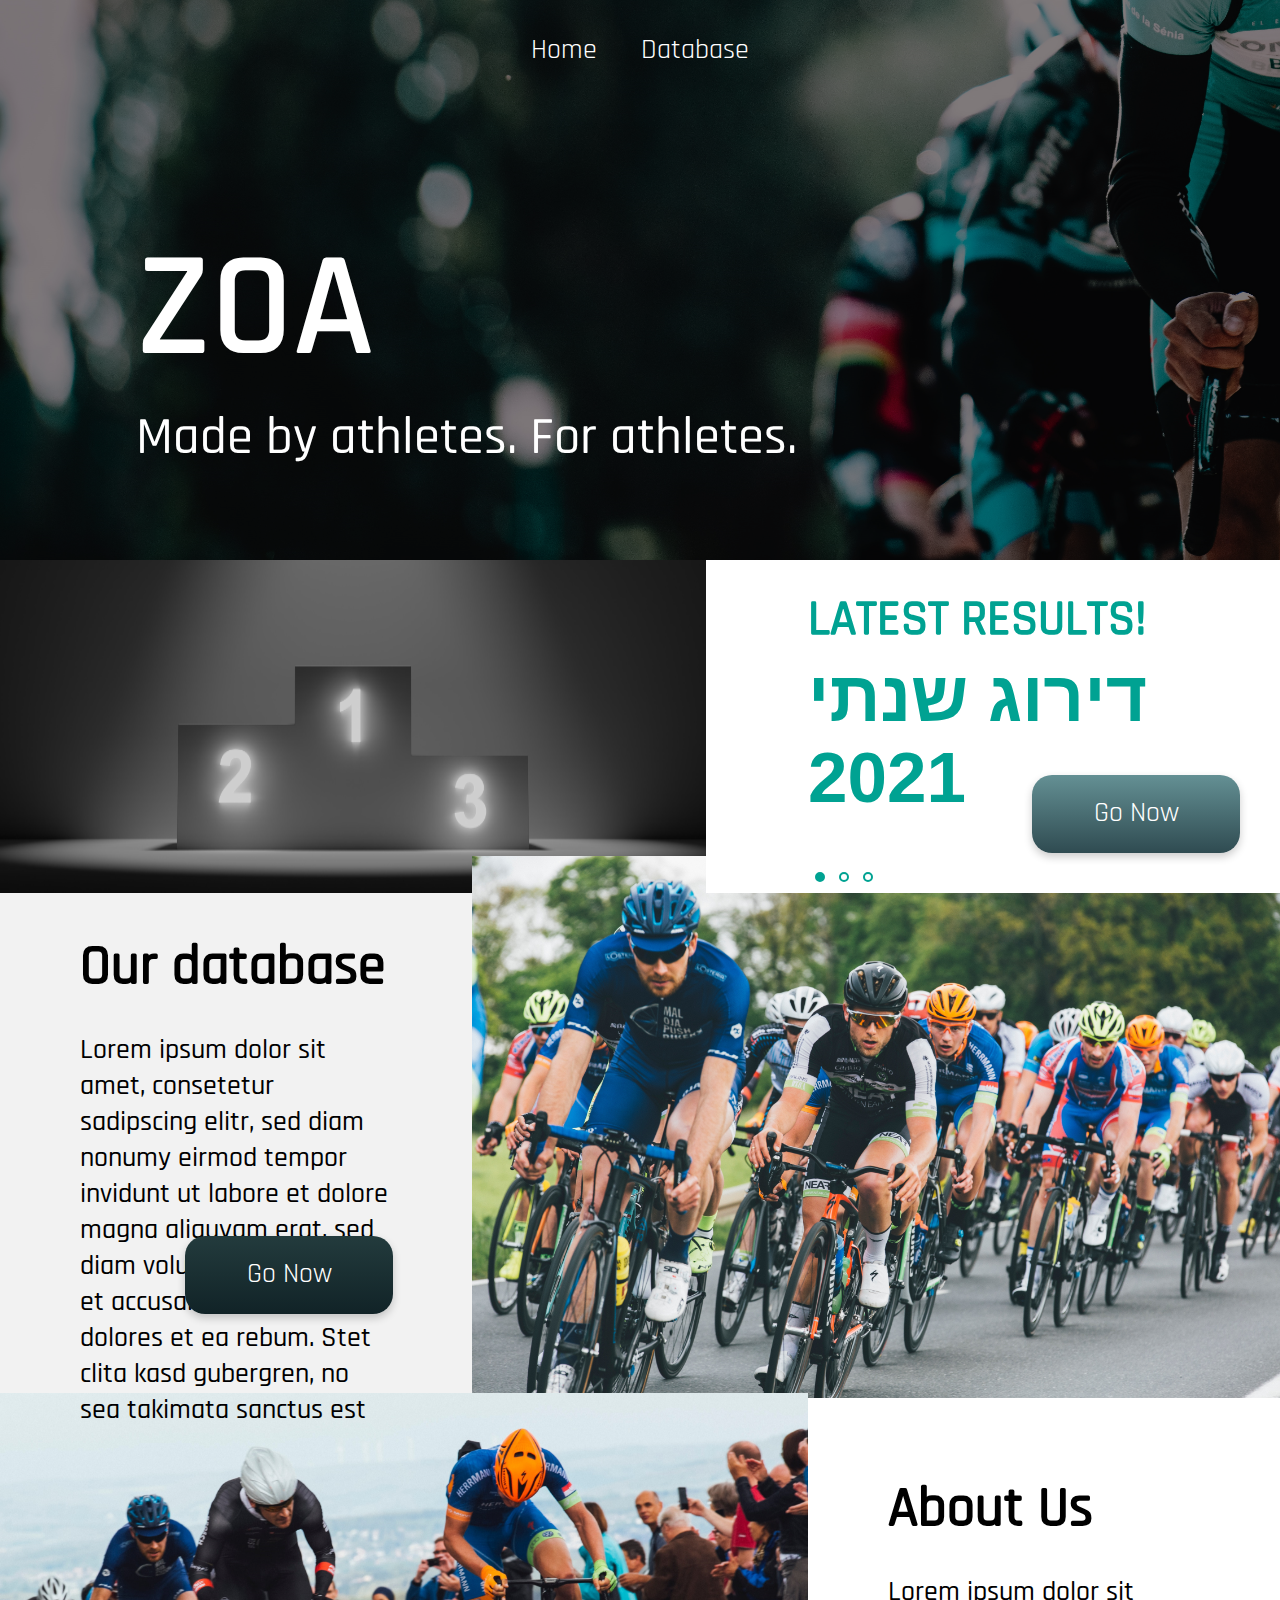
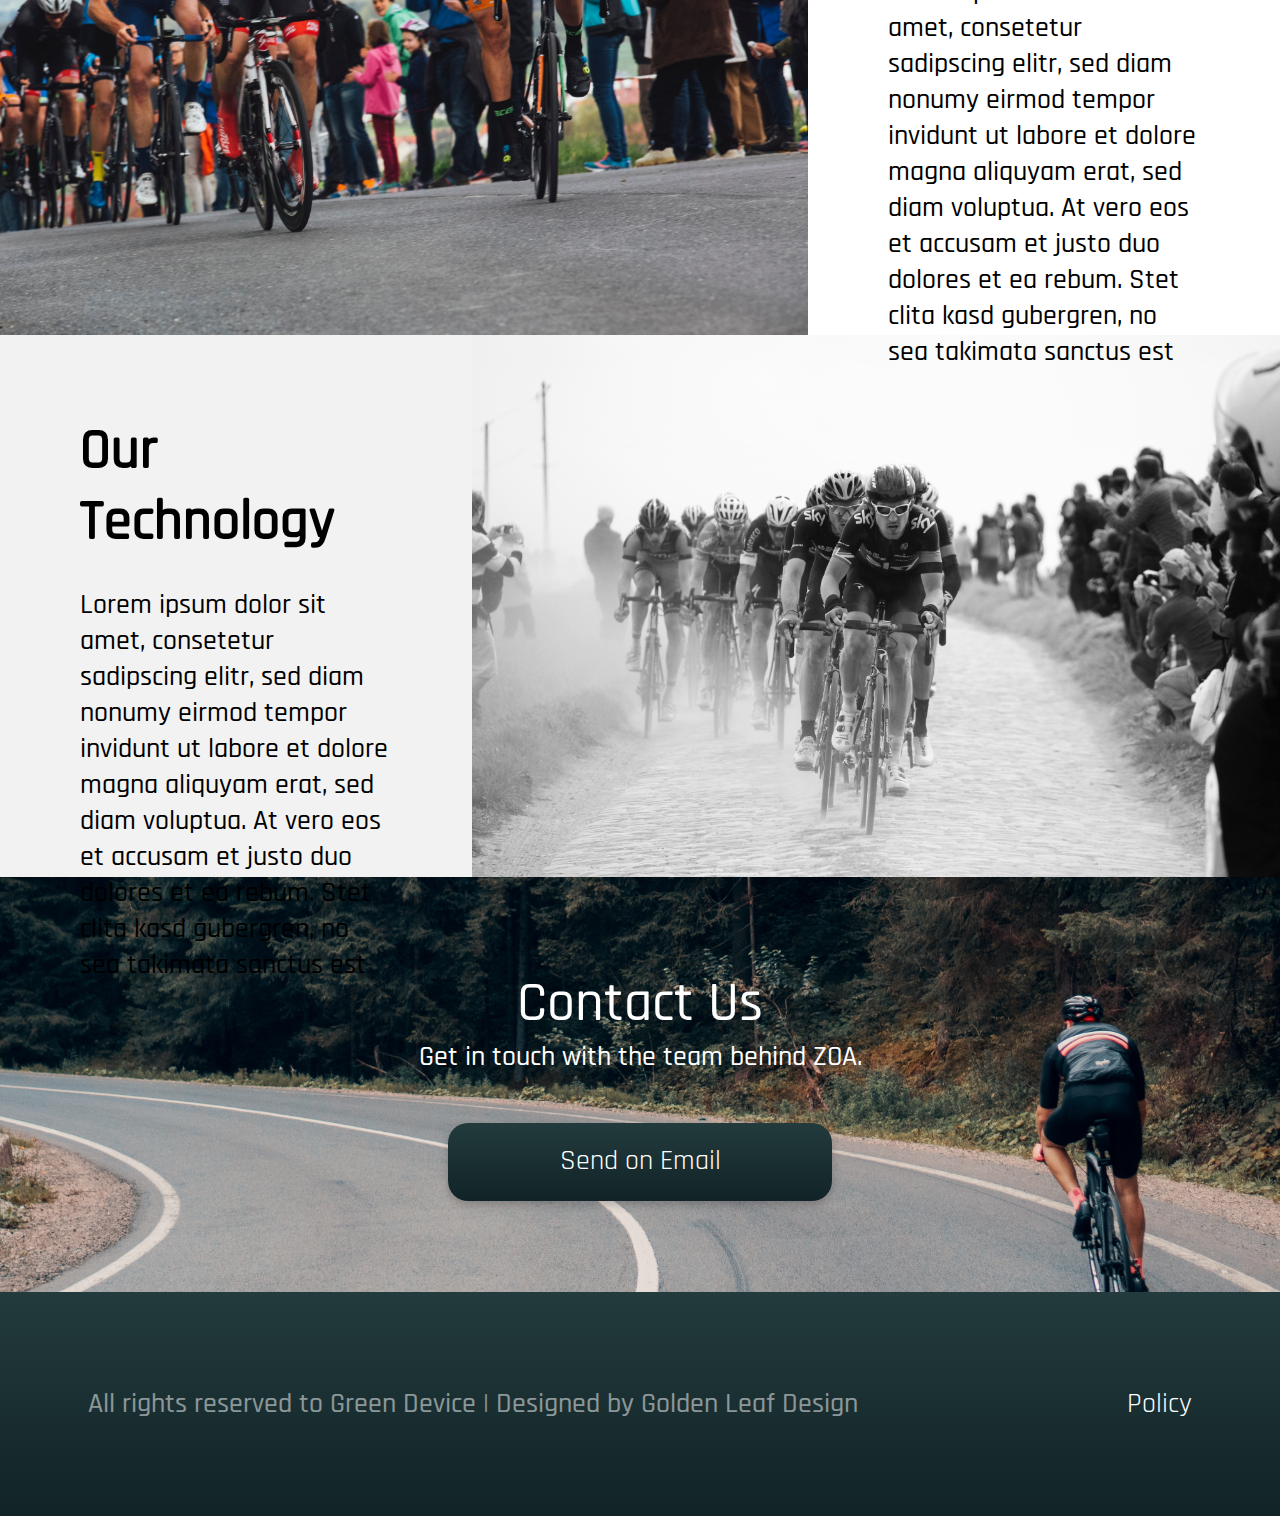
<file: index.html>
<!DOCTYPE html>
<html lang="en">
<head>
    <meta charset="UTF-8">
    <meta name="viewport" content="width=device-width, initial-scale=1">
    <title>Wellcome This Page</title>
    <link rel="stylesheet" href="css/owl.carousel.min.css">
    <link href="css/hamburgers.min.css" rel="stylesheet">
    <link rel="stylesheet" href="css/owl.theme.default.min.css">
    <link rel="stylesheet" href="css/style.css">
    <link rel="stylesheet" href="css/responsive.css">
   
</head>
<body>
    <!--HAMBURGER MENU PART START-->
    <section class="mobile-menu">
       <a href="#">ZOA</a>
        <div class="hamburger">
            <span class="hamburger-box">
            <span class="hamburger-inner"></span>
            </span>
            
        </div>
    </section>
    <section class="left-menu">
            <a class="close-btn"></a>
            <h3>MENU</h3>
           <ul>
            <li><a href="#">Home</a></li>
            <li><a href="#">Database</a></li>
            <li><a href="#">About Us</a></li>
            <li><a href="#">Our Technology</a></li>
            <li><a href="#">Contact Us</a></li>
        </ul>
    </section>
    <!--HAMBURGER MENU PART END-->
    <!--BANNER PART START-->
    <header class="wrapper-full top-banner-full">
        <div class="overley">
            <div class="wrapper top-banner">
                <div class="menu-top">
                    <ul>
                        <li><a href="#">Home</a></li>
                        <li><a href="database.html">Database</a></li>
                    </ul>
                </div>  
                <div class="banner-text-area">
                    <div class="banner-text">
                        <h1>ZOA</h1>
                    <p>Made by athletes. For athletes.</p>
                    </div>
                </div>
            </div>
        </div>
    </header>
    <!--BANNER PART END-->
    <!--CAROUSEL PART START-->
    <section class="wrapper-full carowsel-area-full">
        <div class="wrapper carowsel-area">
            <div class="carowsel-area-left">
                <img src="img/carousel.png" alt="">
            </div>
            <div class="carowsel-area-right">
               <div class="owl-carousel owl-theme">
                  <div class="carousel-item">
                       <h1>LATEST RESULTS!</h1>
                        <h2>דירוג שנתי 2021</h2>
                  </div>
                    <div class="carousel-item">
                       <h1>LATEST RESULTS!</h1>
                        <h2>דירוג שנתי 2021</h2>
                  </div>
                    <div class="carousel-item">
                       <h1>LATEST RESULTS!</h1>
                        <h2>דירוג שנתי 2021</h2>
                  </div>
                </div>
                <a href="#">Go Now</a>
            </div>
        </div>
    </section>
    <!--CAROUSEL PART END-->
    <!--OUR DATABASE PART START-->
    <section class="wrapper-full our-database-full">
        <div class="wrapper our-database">
            <div class="our-db-left">
                <h2>Our database</h2>
                <p>Lorem ipsum dolor sit amet, consetetur sadipscing elitr, sed diam nonumy eirmod tempor invidunt ut labore et dolore magna aliquyam erat, sed diam voluptua. At vero eos et accusam et justo duo dolores et ea rebum. Stet clita kasd gubergren, no sea takimata sanctus est</p>
                <a href="#">Go Now</a>
            </div>
            <div class="our-db-right">
                <img src="img/bg-our-db.png" alt="">
            </div>
        </div>
    </section>
    <!--OUR DATABASE PART END-->
    <!--ABOUT US PART START-->
    <section class="wrapper-full about-us-full">
        <div class="wrapper about-us">
            <div class="about-us-left">
                <img src="img/bg-about-us.png" alt="">
            </div>
            <div class="about-us-right">
                <h2>About Us</h2>
                <p>Lorem ipsum dolor sit amet, consetetur sadipscing elitr, sed diam nonumy eirmod tempor invidunt ut labore et dolore magna aliquyam erat, sed diam voluptua. At vero eos et accusam et justo duo dolores et ea rebum. Stet clita kasd gubergren, no sea takimata sanctus est</p>
               
            </div>
        </div>
    </section>
    <!--ABOUT US PART END-->
    <!--OUR TECHNOLOGY PART START-->
    <section class="wrapper-full our-technology-full">
        <div class="wrapper our-technology">
            <div class="our-technology-left">
                <h2>Our Technology</h2>
                <p>Lorem ipsum dolor sit amet, consetetur sadipscing elitr, sed diam nonumy eirmod tempor invidunt ut labore et dolore magna aliquyam erat, sed diam voluptua. At vero eos et accusam et justo duo dolores et ea rebum. Stet clita kasd gubergren, no sea takimata sanctus est</p>
            </div>
            <div class="our-technology-right">
                <img src="img/bg-our-tech.png" alt="">
            </div>
        </div>
    </section>
    <!--OUR TECHNOLOGY PART END-->
     <!--OUR TECHNOLOGY PART START-->
     <section class="wrapper-full contact-us-full">
        <div class="wrapper contact-us">
            <div class="contact-us-text">
                <h2>Contact Us</h2>
                <p>Get in touch with the team behind ZOA.</p>
                <a href="#">Send on Email</a>
            </div>
        </div>
    </section>
    <!--OUR TECHNOLOGY PART END-->
    <!--CONTACT US PART START-->
    <section class="wrapper-full footer-full">
        <div class="wrapper footer">
            <div class="footer-text">
                <p>All rights reserved to Green Device <span>| </span>Designed by Golden Leaf Design</p>
                <a href="#">Policy</a>
            </div>
        </div>
    </section>
    <!--CONTACT US PART END-->
   <!--HAMBURGER JQUERY SCRIPT US PART START-->
   <script src="js/jquery-3.5.1.min.js"></script>
   <script src="js/owl.carousel.min.js"></script>
   <script src="js/main.js"></script>
   <!--HAMBURGER JQUERY SCRIPT US PART START-->
</body>
</html>
</file>
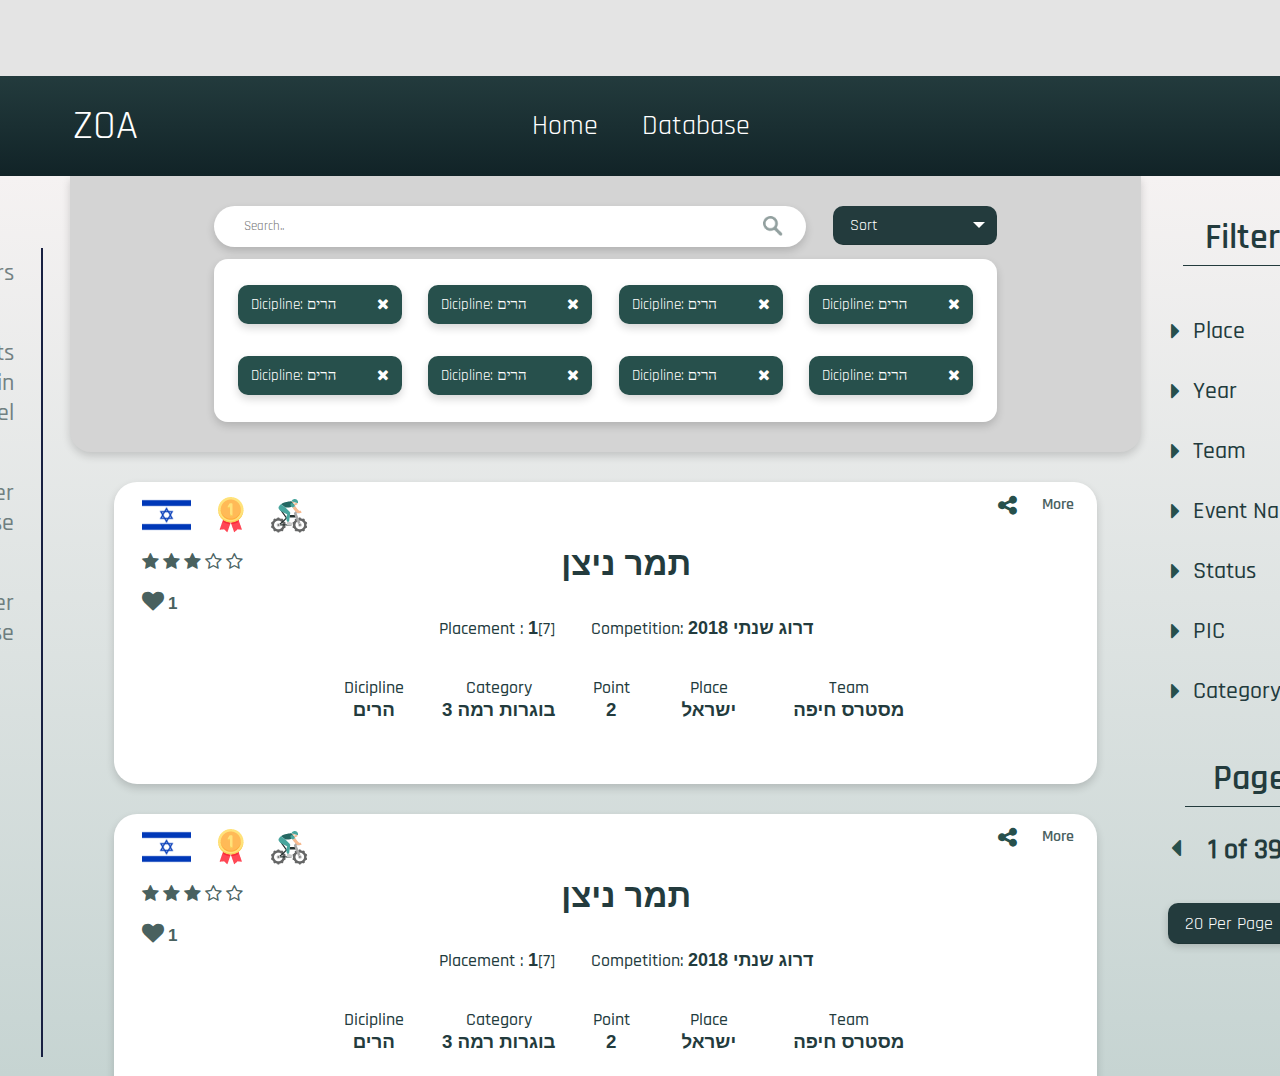
<file: database.html>
<!DOCTYPE html>
<html lang="en">
<head>
    <meta charset="UTF-8">
    <meta name="viewport" content="width=device-width, initial-scale=1">
    <title>Wellcome This Page</title>
    <link rel="stylesheet" href="css/font-awesome.min.css">
    <link rel="stylesheet" href="css/database-style.css">
    <link rel="stylesheet" href="css/db-responsive.css">
    <link href="css/hamburgers.min.css" rel="stylesheet">
</head>
<body>
	<section id="overley-full"></section>
	<!-- FULL WIDTH SINGLE CARD FOR DESKTOP  CSS-->
	<section class="full-single-card-area">
		<div class="single-item-card h-618">
			<div class="single-card-icon">
				<div class="crd-icon">
					<img src="img/icon/israel-flag.png" alt="">
					<img src="img/icon/archive.png" alt="">
					<img src="img/icon/cycle.png" alt="">
				</div>
				<div class="crd-star">
					<i class="fa fa-star" aria-hidden="true"></i>
					<i class="fa fa-star" aria-hidden="true"></i>
					<i class="fa fa-star" aria-hidden="true"></i>
					<i class="fa fa-star-o" aria-hidden="true"></i>
					<i class="fa fa-star-o" aria-hidden="true"></i>
				</div>
				<div class="crd-love">
					<a href="#">
						<i class="fa fa-heart" aria-hidden="true"></i>
					</a>
					<span>1</span>
				</div>
			</div>
			<div class="single-card-text">
				<div class="single-card-tp"><h1>תמר ניצן</h1></div>
				<div class="single-card-cnter"><p>Placement : <span>1</span>[7]</p>
					<p>Competition:  <span>דרוג שנתי 2018</span></p></div>
				<div class="single-card-btm">
				   <div class="crd-dicipline">
					   <p>Dicipline</p>
					   <h3>הרים</h3>
				   </div>
				   <div class="crd-category">
					   <p>Category</p>
					   <h3>בוגרות רמה 3</h3>
				   </div>
				   <div class="crd-point">
					   <p>Point</p>
					   <h3>2</h3>
				   </div>
				   <div class="crd-place">
					   <p>Place</p>
					   <h3>ישראל</h3>
				   </div>
				   <div class="crd-team">
					   <p>Team</p>
					   <h3>מסטרס חיפה</h3>
				   </div>
				</div>
				<div class="single-card-btm">
					<div class="crd-dicipline">
						<p>Dicipline</p>
						<h3>הרים</h3>
					</div>
					<div class="crd-category">
						<p>Category</p>
						<h3>בוגרות רמה 3</h3>
					</div>
					<div class="crd-point">
						<p>Point</p>
						<h3>2</h3>
					</div>
					<div class="crd-place">
						<p>Place</p>
						<h3>ישראל</h3>
					</div>
					<div class="crd-team">
						<p>Team</p>
						<h3>מסטרס חיפה</h3>
					</div>
				 </div>
				 <div class="single-card-btm">
					<div class="crd-dicipline">
						<p>Dicipline</p>
						<h3>הרים</h3>
					</div>
					<div class="crd-category">
						<p>Category</p>
						<h3>בוגרות רמה 3</h3>
					</div>
					<div class="crd-point">
						<p>Point</p>
						<h3>2</h3>
					</div>
					<div class="crd-place">
						<p>Place</p>
						<h3>ישראל</h3>
					</div>
					<div class="crd-team">
						<p>Team</p>
						<h3>מסטרס חיפה</h3>
					</div>
				 </div>
			</div>
			<div class="single-card-share">
				<a href="#"><i class="fa fa-share-alt" aria-hidden="true"></i></a>
				<a href="#"><i id="btn-close-db-card" class="fa pr-0 fa-close"></i></a>
			</div>
		</div>
	</section>
	<!--  SINGLE CARD FOR DESKTOP VIEW CSS -->
	<!--  SINGLE CARD FOR MOBILE  CSS-->
	<section class="mbl-single-card-area-full">
		<div class="mobile-single-crd">
			<div class="single-card-icon-top">
				<div class="crd-icon">
					<img src="img/icon/israel-flag.png" alt="">
					<img src="img/icon/archive.png" alt="">
					<img src="img/icon/cycle.png" alt="">
				</div>
				<a class="btn-close"><i class="fa fa-close"></i></a>
			</div>
			<div class="single-card-text-middle">
					<h1>תמר ניצן</h1>
				<div class="single-card d-flex-row tp-bt">
					<p>Placement : <span>1</span>[7]
					<p>Competition:  <span>דרוג שנתי 2018</span></p>
				</div>
				<div class="single-card d-flex-row pt-23 justify-around pl-10">
				   <div class="crd-dicipline">
					   <p>Dicipline</p>
					   <h3>הרים</h3>
				   </div>
				   <div class="crd-category">
					   <p>Category</p>
					   <h3>בוגרות רמה 3</h3>
				   </div>
				</div>
				<div class="single-card d-flex-row justify-around">
				   <div class="crd-place">
					   <p>Place</p>
					   <h3>ישראל</h3>
				   </div>
				   <div class="crd-point">
					<p>Point</p>
					<h3>2</h3>
					</div>
				</div>
				<div class="single-card d-flex-row justify-around">
				   <div class="crd-team">
					   <p>Team</p>
					   <h3>מסטרס חיפה</h3>
				   </div>
				   <div class="crd-dicipline">
					<p>Dicipline</p>
					<h3>הרים</h3>
				</div>
				<div class="single-card d-flex-row pt-23 justify-around">
					<div class="crd-team">
						<p>Team</p>
						<h3>מסטרס חיפה</h3>
					</div>
					<div class="crd-dicipline">
					 <p>Dicipline</p>
					 <h3>הרים</h3>
				 	</div>
				</div>
			</div>
			<div class="single-card-share-bottom d-flex-row mbl-share-area">
				<div class="crd-star">
					<i class="fa fa-star" aria-hidden="true"></i>
					<i class="fa fa-star" aria-hidden="true"></i>
					<i class="fa fa-star" aria-hidden="true"></i>
					<i class="fa fa-star-o" aria-hidden="true"></i>
					<i class="fa fa-star-o" aria-hidden="true"></i>
				</div>
				<div class="crd-love">
					<a href="#">
						<i class="fa fa-heart" aria-hidden="true"></i>
					</a>
					<span>1</span>
				</div>
				<div class="crd-share">
					<a href="#"><i class="fa fa-share-alt" aria-hidden="true"></i></a>
				</div>
			</div>
		</div>
	</section>
	<!--  SINGLE CARD FOR MOBILE  CSS-->
    <!--HAMBURGER MENU PART START-->
    <section class="mobile-menu">
       <a href="/">ZOA</a>
        <div class="hamburger">
            <span class="hamburger-box">
            <span class="hamburger-inner"></span>
            </span>
        </div>
    </section>
    <section class="left-menu">
            <a class="close-btn"></a>
            <h3>MENU</h3>
           <ul>
            <li><a href="index.html">Home</a></li>
            <li class="db-mbl-menu-border"><a href="database.html">Database</a></li>
			<li><a href="#">Cyclers</a></li>
			<li><a href="#">Sports Events <br> in Israel</a></li>
			<li><a href="#">Another Database</a></li>
			<li><a href="#">Another Database</a></li>
        </ul>
    </section>
	<section class="left-filter-menu">
		<a class="close-btn"></a>
		<h3>FILTER</h3>
		<div class="db-right-place-sec">
			<div class="year-main">
			 <button class="place-btn">Place<i class="fa fa-caret-right"></i></button>
			</div>
		</div>
		<div class="db-right-year-sec">
			<div class="year-main">
			  <button id="db-mbl-filter-btn" class="year-btn">Year<i class="fa fa-caret-right"></i></button>
			  <div id="dropdown-mbl-content" class="dropdown-content">
				<input type="checkbox" id="2k16" name="" value="2016"><label for="2k16">2016 [226]</label>
				<input type="checkbox" id="2k17" name="" value="2017"><label for="2k17">2017 [352]</label><input type="checkbox" id="2k17" name="" value="2017">
				<input type="checkbox" id="2k18" name="" value="2018"><label for="2k18">2018 [42]</label>
				<input type="checkbox" id="2k19" name="" value="2019"><label for="2k19">2019 [107]</label>
				<input type="checkbox" id="2k20" name="" value="2020"><label for="2k20">2020 [234]</label>
			  </div>
			</div>
		</div>
		<div class="db-right-team-sec">
			 <button class="place-btn">Team<i class="fa fa-caret-right"></i></button>
		</div>
		<div class="db-right-event-sec">
			 <button class="event-btn">Event Name<i class="fa fa-caret-right"></i></button>
		</div>
		<div class="db-right-status-sec">
			 <button class="status-btn">Status<i class="fa fa-caret-right"></i></button>
		</div>
		<div class="db-right-pic-sec">
			<button class="pic-btn">PIC<i class="fa fa-caret-right"></i></button>
		</div>
		<div class="db-right-category-sec">
		   <button class="categori-btn">Category<i class="fa fa-caret-right"></i></button>
		</div>
		
</section>
    <!--HAMBURGER MENU PART END-->
<div class="block-hide">
    <!--TOP MENU PART START-->
    <header  class="wrapper-full bg-menu-top">
            <div class="wrapper bg-menu">
                <div class="menu-top">
				<a class="mr-137" href="/">ZOA</a>
                    <ul>
                        <li><a href="index.html">Home</a></li>
                        <li><a href="database.html">Database</a></li>
                    </ul>
                </div>  
            </div>
    </header>
	<!--TOP MENU PART END-->
    <!--DATABASE MAIN CONTENT PART START-->
		<section class="wrapper-full db-main-content-full">
            <div class="wrapper db-main-content">
				<div class="db-main-content-left">
					<div class="db-left-menu">
					    <ul>
					        <li><a href="#">Cyclers</a></li>
					        <li><a href="#">Sports Events in Israel</a></li>
					        <li><a href="#">Another Database</a></li>
					        <li><a href="#">Another Database</a></li>
					    </ul>
					</div>
					<span>Version : Beta</span>
				</div>
				<div class="db-main-content-center">
					<div class="top-search-bar-card">
						<div class="search-bar">
							<div class="input-search">
							<input class="search-all" type="text" placeholder="Search..">
							</div>
							<div class="search-select-option">
								<div class="custom-select custom-select-sort">
                                  <select>
                                    <option value="0">Sort</option>
                                    <option value="1">ITEM-1</option>
                                    <option value="2">ITEM-2</option>
                                    <option value="3">ITEM-3</option>
                                  </select>
                                </div>
							</div>
							<!-- Mobile Part Search -->
							<div class="mobile-search-area">
								<div class="custom-select mobile-select-option">
									<select>
									  <option value="0">Position Asc</option>
									  <option value="1">ITEM-1</option>
									  <option value="2">ITEM-2</option>
									  <option value="3">ITEM-3</option>
									</select>
								  </div>
								<button class="filter-button">
									Filters
								</button>
								<span>3 Filters Active</span>
								<span>Clear Filters</span>
							</div>
						</div>
						<!-- Mobile Part Search End -->
						<div class="suggestion-card">
							<div class="single-keyword">Dicipline: הרים <a href="#"><i class="fa fa-times" aria-hidden="true"></i></a></div>
							<div class="single-keyword">Dicipline: הרים <a href="#"><i class="fa fa-times" aria-hidden="true"></i></a></div>
							<div class="single-keyword">Dicipline: הרים <a href="#"><i class="fa fa-times" aria-hidden="true"></i></a></div>
							<div class="single-keyword">Dicipline: הרים <a href="#"><i class="fa fa-times" aria-hidden="true"></i></a></div>
							<div class="single-keyword">Dicipline: הרים <a href="#"><i class="fa fa-times" aria-hidden="true"></i></a></div>
							<div class="single-keyword">Dicipline: הרים <a href="#"><i class="fa fa-times" aria-hidden="true"></i></a></div>
							<div class="single-keyword">Dicipline: הרים <a href="#"><i class="fa fa-times" aria-hidden="true"></i></a></div>
							<div class="single-keyword">Dicipline: הרים <a href="#"><i class="fa fa-times" aria-hidden="true"></i></a></div>
							<div class="single-keyword">Dicipline: הרים <a href="#"><i class="fa fa-times" aria-hidden="true"></i></a></div>
							<div class="single-keyword">Dicipline: הרים <a href="#"><i class="fa fa-times" aria-hidden="true"></i></a></div>
							<div class="single-keyword">Dicipline: הרים <a href="#"><i class="fa fa-times" aria-hidden="true"></i></a></div>
							<div class="single-keyword">Dicipline: הרים <a href="#"><i class="fa fa-times" aria-hidden="true"></i></a></div>
							<div class="single-keyword">Dicipline: הרים <a href="#"><i class="fa fa-times" aria-hidden="true"></i></a></div>
							<div class="single-keyword">Dicipline: הרים <a href="#"><i class="fa fa-times" aria-hidden="true"></i></a></div>
							<div class="single-keyword">Dicipline: הרים <a href="#"><i class="fa fa-times" aria-hidden="true"></i></a></div>
							<div class="single-keyword">Dicipline: הרים <a href="#"><i class="fa fa-times" aria-hidden="true"></i></a></div>
						</div>
					</div>
					<section class="single-card-item-area">
						<!-- Mobile Single  Card -->
					 <div class="single-item-card-mobile">
						 <div class="single-crd-icon-left">
							 <span>1</span>
							 <img src="img/icon/archive.png" alt="">
						 </div>
						 <div class="single-crd-text-center">
							 <h1>תמר ניצן</h1>
							 <p>דירוג שנתי / עילית גברים</p>
						 </div>
						 <div class="single-crd-flag-right">
							 <img src="img/icon/israel-flag.png" alt="">
							<span>2018</span>
						</div>
					 </div>
					 <div class="single-item-card-mobile">
						<div class="single-crd-icon-left">
							<span>1</span>
							<img src="img/icon/archive.png" alt="">
						</div>
						<div class="single-crd-text-center">
							<h1>תמר ניצן</h1>
							<p>דירוג שנתי / עילית גברים</p>
						</div>
						<div class="single-crd-flag-right">
							<img src="img/icon/israel-flag.png" alt="">
						   <span>2018</span>
					   </div>
					</div>
					<div class="single-item-card-mobile">
						<div class="single-crd-icon-left">
							<span>1</span>
							<img src="img/icon/archive.png" alt="">
						</div>
						<div class="single-crd-text-center">
							<h1>תמר ניצן</h1>
							<p>דירוג שנתי / עילית גברים</p>
						</div>
						<div class="single-crd-flag-right">
							<img src="img/icon/israel-flag.png" alt="">
						   <span>2018</span>
					   </div>
					</div>
					<div class="single-item-card-mobile">
						<div class="single-crd-icon-left">
							<span>1</span>
							<img src="img/icon/archive.png" alt="">
						</div>
						<div class="single-crd-text-center">
							<h1>תמר ניצן</h1>
							<p>דירוג שנתי / עילית גברים</p>
						</div>
						<div class="single-crd-flag-right">
							<img src="img/icon/israel-flag.png" alt="">
						   <span>2018</span>
					   </div>
					</div>
					<div class="single-item-card-mobile">
						<div class="single-crd-icon-left">
							<span>1</span>
							<img src="img/icon/archive.png" alt="">
						</div>
						<div class="single-crd-text-center">
							<h1>תמר ניצן</h1>
							<p>דירוג שנתי / עילית גברים</p>
						</div>
						<div class="single-crd-flag-right">
							<img src="img/icon/israel-flag.png" alt="">
						   <span>2018</span>
					   </div>
					</div>
					<div class="single-item-card-mobile">
						<div class="single-crd-icon-left">
							<span>1</span>
							<img src="img/icon/archive.png" alt="">
						</div>
						<div class="single-crd-text-center">
							<h1>תמר ניצן</h1>
							<p>דירוג שנתי / עילית גברים</p>
						</div>
						<div class="single-crd-flag-right">
							<img src="img/icon/israel-flag.png" alt="">
						   <span>2018</span>
					   </div>
					</div>
					<div class="single-item-card-mobile">
						<div class="single-crd-icon-left">
							<span>1</span>
							<img src="img/icon/archive.png" alt="">
						</div>
						<div class="single-crd-text-center">
							<h1>תמר ניצן</h1>
							<p>דירוג שנתי / עילית גברים</p>
						</div>
						<div class="single-crd-flag-right">
							<img src="img/icon/israel-flag.png" alt="">
						   <span>2018</span>
					   </div>
					</div>
					<div class="single-item-card-mobile">
						<div class="single-crd-icon-left">
							<span>1</span>
							<img src="img/icon/archive.png" alt="">
						</div>
						<div class="single-crd-text-center">
							<h1>תמר ניצן</h1>
							<p>דירוג שנתי / עילית גברים</p>
						</div>
						<div class="single-crd-flag-right">
							<img src="img/icon/israel-flag.png" alt="">
						   <span>2018</span>
					   </div>
					</div>
					<div class="single-item-card-mobile">
						<div class="single-crd-icon-left">
							<span>1</span>
							<img src="img/icon/archive.png" alt="">
						</div>
						<div class="single-crd-text-center">
							<h1>תמר ניצן</h1>
							<p>דירוג שנתי / עילית גברים</p>
						</div>
						<div class="single-crd-flag-right">
							<img src="img/icon/israel-flag.png" alt="">
						   <span>2018</span>
					   </div>
					</div>
					<div class="single-item-card-mobile">
						<div class="single-crd-icon-left">
							<span>1</span>
							<img src="img/icon/archive.png" alt="">
						</div>
						<div class="single-crd-text-center">
							<h1>תמר ניצן</h1>
							<p>דירוג שנתי / עילית גברים</p>
						</div>
						<div class="single-crd-flag-right">
							<img src="img/icon/israel-flag.png" alt="">
						   <span>2018</span>
					   </div>
					</div>
					<div class="single-item-card-mobile">
						<div class="single-crd-icon-left">
							<span>1</span>
							<img src="img/icon/archive.png" alt="">
						</div>
						<div class="single-crd-text-center">
							<h1>תמר ניצן</h1>
							<p>דירוג שנתי / עילית גברים</p>
						</div>
						<div class="single-crd-flag-right">
							<img src="img/icon/israel-flag.png" alt="">
						   <span>2018</span>
					   </div>
					</div>
					 <!-- Mobile Single  Card  ENd-->
					<div class="single-item-card">
					    <div class="single-card-icon">
					        <div class="crd-icon">
					            <img src="img/icon/israel-flag.png" alt="">
					            <img src="img/icon/archive.png" alt="">
					            <img src="img/icon/cycle.png" alt="">
					        </div>
					        <div class="crd-star">
					            <i class="fa fa-star" aria-hidden="true"></i>
					            <i class="fa fa-star" aria-hidden="true"></i>
					            <i class="fa fa-star" aria-hidden="true"></i>
					            <i class="fa fa-star-o" aria-hidden="true"></i>
					            <i class="fa fa-star-o" aria-hidden="true"></i>
					        </div>
					        <div class="crd-love">
					            <a href="#">
					                <i class="fa fa-heart" aria-hidden="true"></i>
					            </a>
					            <span>1</span>
					        </div>
					    </div>
					    <div class="single-card-text">
					        <div class="single-card-tp"><h1>תמר ניצן</h1></div>
					        <div class="single-card-cnter"><p>Placement : <span>1</span>[7]</p><p>Competition:  <span>דרוג שנתי 2018</span></p></div>
					        <div class="single-card-btm">
					           <div class="crd-dicipline">
					               <p>Dicipline</p>
					               <h3>הרים</h3>
					           </div>
					           <div class="crd-category">
					               <p>Category</p>
					               <h3>בוגרות רמה 3</h3>
					           </div>
					           <div class="crd-point">
					               <p>Point</p>
					               <h3>2</h3>
					           </div>
					           <div class="crd-place">
					               <p>Place</p>
					               <h3>ישראל</h3>
					           </div>
					           <div class="crd-team">
					               <p>Team</p>
					               <h3>מסטרס חיפה</h3>
					           </div>
					        </div>
					    </div>
					    <div class="single-card-share">
					        <a href="#"><i class="fa fa-share-alt" aria-hidden="true"></i>More</a>
					    </div>
					</div>
					<div class="single-item-card">
					    <div class="single-card-icon">
					        <div class="crd-icon">
					            <img src="img/icon/israel-flag.png" alt="">
					            <img src="img/icon/archive.png" alt="">
					            <img src="img/icon/cycle.png" alt="">
					        </div>
					        <div class="crd-star">
					            <i class="fa fa-star" aria-hidden="true"></i>
					            <i class="fa fa-star" aria-hidden="true"></i>
					            <i class="fa fa-star" aria-hidden="true"></i>
					            <i class="fa fa-star-o" aria-hidden="true"></i>
					            <i class="fa fa-star-o" aria-hidden="true"></i>
					        </div>
					        <div class="crd-love">
					            <a href="#">
					                <i class="fa fa-heart" aria-hidden="true"></i>
					            </a>
					            <span>1</span>
					        </div>
					    </div>
					    <div class="single-card-text">
					        <div class="single-card-tp"><h1>תמר ניצן</h1></div>
					        <div class="single-card-cnter"><p>Placement : <span>1</span>[7]</p><p>Competition:  <span>דרוג שנתי 2018</span></p></div>
					        <div class="single-card-btm">
					           <div class="crd-dicipline">
					               <p>Dicipline</p>
					               <h3>הרים</h3>
					           </div>
					           <div class="crd-category">
					               <p>Category</p>
					               <h3>בוגרות רמה 3</h3>
					           </div>
					           <div class="crd-point">
					               <p>Point</p>
					               <h3>2</h3>
					           </div>
					           <div class="crd-place">
					               <p>Place</p>
					               <h3>ישראל</h3>
					           </div>
					           <div class="crd-team">
					               <p>Team</p>
					               <h3>מסטרס חיפה</h3>
					           </div>
					        </div>
					    </div>
					    <div class="single-card-share">
					        <a href="#"><i class="fa fa-share-alt" aria-hidden="true"></i>More</a>
					    </div>
					</div>
					<div class="single-item-card">
					    <div class="single-card-icon">
					        <div class="crd-icon">
					            <img src="img/icon/israel-flag.png" alt="">
					            <img src="img/icon/archive.png" alt="">
					            <img src="img/icon/cycle.png" alt="">
					        </div>
					        <div class="crd-star">
					            <i class="fa fa-star" aria-hidden="true"></i>
					            <i class="fa fa-star" aria-hidden="true"></i>
					            <i class="fa fa-star" aria-hidden="true"></i>
					            <i class="fa fa-star-o" aria-hidden="true"></i>
					            <i class="fa fa-star-o" aria-hidden="true"></i>
					        </div>
					        <div class="crd-love">
					            <a href="#">
					                <i class="fa fa-heart" aria-hidden="true"></i>
					            </a>
					            <span>1</span>
					        </div>
					    </div>
					    <div class="single-card-text">
					        <div class="single-card-tp"><h1>תמר ניצן</h1></div>
					        <div class="single-card-cnter"><p>Placement : <span>1</span>[7]</p><p>Competition:  <span>דרוג שנתי 2018</span></p></div>
					        <div class="single-card-btm">
					           <div class="crd-dicipline">
					               <p>Dicipline</p>
					               <h3>הרים</h3>
					           </div>
					           <div class="crd-category">
					               <p>Category</p>
					               <h3>בוגרות רמה 3</h3>
					           </div>
					           <div class="crd-point">
					               <p>Point</p>
					               <h3>2</h3>
					           </div>
					           <div class="crd-place">
					               <p>Place</p>
					               <h3>ישראל</h3>
					           </div>
					           <div class="crd-team">
					               <p>Team</p>
					               <h3>מסטרס חיפה</h3>
					           </div>
					        </div>
					    </div>
					    <div class="single-card-share">
					        <a href="#"><i class="fa fa-share-alt" aria-hidden="true"></i>More</a>
					    </div>
					</div>
					<div class="single-item-card">
					    <div class="single-card-icon">
					        <div class="crd-icon">
					            <img src="img/icon/israel-flag.png" alt="">
					            <img src="img/icon/archive.png" alt="">
					            <img src="img/icon/cycle.png" alt="">
					        </div>
					        <div class="crd-star">
					            <i class="fa fa-star" aria-hidden="true"></i>
					            <i class="fa fa-star" aria-hidden="true"></i>
					            <i class="fa fa-star" aria-hidden="true"></i>
					            <i class="fa fa-star-o" aria-hidden="true"></i>
					            <i class="fa fa-star-o" aria-hidden="true"></i>
					        </div>
					        <div class="crd-love">
					            <a href="#">
					                <i class="fa fa-heart" aria-hidden="true"></i>
					            </a>
					            <span>1</span>
					        </div>
					    </div>
					    <div class="single-card-text">
					        <div class="single-card-tp"><h1>תמר ניצן</h1></div>
					        <div class="single-card-cnter"><p>Placement : <span>1</span>[7]</p><p>Competition:  <span>דרוג שנתי 2018</span></p></div>
					        <div class="single-card-btm">
					           <div class="crd-dicipline">
					               <p>Dicipline</p>
					               <h3>הרים</h3>
					           </div>
					           <div class="crd-category">
					               <p>Category</p>
					               <h3>בוגרות רמה 3</h3>
					           </div>
					           <div class="crd-point">
					               <p>Point</p>
					               <h3>2</h3>
					           </div>
					           <div class="crd-place">
					               <p>Place</p>
					               <h3>ישראל</h3>
					           </div>
					           <div class="crd-team">
					               <p>Team</p>
					               <h3>מסטרס חיפה</h3>
					           </div>
					        </div>
					    </div>
					    <div class="single-card-share">
					        <a href="#"><i class="fa fa-share-alt" aria-hidden="true"></i>More</a>
					    </div>
					</div>
					<div class="single-item-card">
					    <div class="single-card-icon">
					        <div class="crd-icon">
					            <img src="img/icon/israel-flag.png" alt="">
					            <img src="img/icon/archive.png" alt="">
					            <img src="img/icon/cycle.png" alt="">
					        </div>
					        <div class="crd-star">
					            <i class="fa fa-star" aria-hidden="true"></i>
					            <i class="fa fa-star" aria-hidden="true"></i>
					            <i class="fa fa-star" aria-hidden="true"></i>
					            <i class="fa fa-star-o" aria-hidden="true"></i>
					            <i class="fa fa-star-o" aria-hidden="true"></i>
					        </div>
					        <div class="crd-love">
					            <a href="#">
					                <i class="fa fa-heart" aria-hidden="true"></i>
					            </a>
					            <span>1</span>
					        </div>
					    </div>
					    <div class="single-card-text">
					        <div class="single-card-tp"><h1>תמר ניצן</h1></div>
					        <div class="single-card-cnter"><p>Placement : <span>1</span>[7]</p><p>Competition:  <span>דרוג שנתי 2018</span></p></div>
					        <div class="single-card-btm">
					           <div class="crd-dicipline">
					               <p>Dicipline</p>
					               <h3>הרים</h3>
					           </div>
					           <div class="crd-category">
					               <p>Category</p>
					               <h3>בוגרות רמה 3</h3>
					           </div>
					           <div class="crd-point">
					               <p>Point</p>
					               <h3>2</h3>
					           </div>
					           <div class="crd-place">
					               <p>Place</p>
					               <h3>ישראל</h3>
					           </div>
					           <div class="crd-team">
					               <p>Team</p>
					               <h3>מסטרס חיפה</h3>
					           </div>
					        </div>
					    </div>
					    <div class="single-card-share">
					        <a href="#"><i class="fa fa-share-alt" aria-hidden="true"></i>More</a>
					    </div>
					</div>
					</section>
				</div>
				<div class="db-main-content-right">
				    <div class="filters-area">
				        <div class="db-right-header-txt">
				            <h1>Filters</h1>
				        </div>
				    </div>
				    <div class="filter-menu-item">
				        <div class="db-right-place-sec">
				            <div class="year-main">
                             <button class="place-btn">Place<i class="fa fa-caret-right"></i></button>
                            </div>
				        </div>
				        <div class="db-right-year-sec">
                            <div class="year-main">
                              <button id="db-filter-btn" class="year-btn">Year<i class="fa fa-caret-right"></i></button>
                              <div id="dropdown-content" class="dropdown-content">
                                <input type="checkbox" id="2016" name="" value="2016"><label for="2016">2016 [226]</label>
                                <input type="checkbox" id="2017" name="" value="2017"><label for="2017">2017 [352]</label>
								<input type="checkbox" id="2018" name="" value="2018"><label for="2018">2018 [42]</label>
								<input type="checkbox" id="2019" name="" value="2019"><label for="2019">2019 [107]</label>
								<input type="checkbox" id="2020" name="" value="2020"><label for="2020">2020 [234]</label>
                              </div>
                            </div>
				        </div>
				        <div class="db-right-team-sec">
				             <button class="place-btn">Team<i class="fa fa-caret-right"></i></button>
				        </div>
				        <div class="db-right-event-sec">
				             <button class="event-btn">Event Name<i class="fa fa-caret-right"></i></button>
				        </div>
				        <div class="db-right-status-sec">
				             <button class="status-btn">Status<i class="fa fa-caret-right"></i></button>
				        </div>
				        <div class="db-right-pic-sec">
				            <button class="pic-btn">PIC<i class="fa fa-caret-right"></i></button>
				        </div>
				        <div class="db-right-category-sec">
				           <button class="categori-btn">Category<i class="fa fa-caret-right"></i></button>
				        </div>
				    </div>
				    <div class="db-right-page-no">
				        <div class="db-right-page-txt">
				            <h1>Page</h1>
				        </div>
				        <div class="right-page-no">
				            <i class="fa fa-caret-left" aria-hidden="true"></i>
				            <span>1 of 397</span>
				            <i class="fa fa-caret-right" aria-hidden="true"></i>
				        </div>
				        <div class="page-select-option">
								<div class="custom-select custom-select-page">
                                  <select>
                                    <option value="0">20 Per Page</option>
                                    <option value="1">50 Per Page</option>
                                    <option value="2">100 Per Page</option>
                                    <option value="3">200 Per Page</option>
                                  </select>
                            </div>
				        </div>
				    </div>
				</div>
            </div>
		</section>			
    <!--DATABASE MAIN CONTENT PART END-->
</div>
   <!--JQUERY SCRIPT US PART START-->
   <script src="js/jquery-3.5.1.min.js"></script>
   <script src="js/jquery.sticky.js"></script>
   <script src="js/main.js"></script>
</body>
</html>
</file>
<file: css/style.css>
@font-face {
    font-family: Rajdhani-Bold;
    src: url(../fonts/Rajdhani-Bold.ttf);
  }
  @font-face {
    font-family: Rajdhani-Regular;
    src: url(../fonts/Rajdhani-Regular.ttf);
  }
  @font-face {
    font-family: Rajdhani-SemiBold;
    src: url(../fonts/Rajdhani-SemiBold.ttf);
  }
  @font-face {
    font-family: Rajdhani-Medium;
    src: url(../fonts/Rajdhani-Medium.ttf);
  }
@import url('https://fonts.googleapis.com/css2?family=Assistant:wght@600;700&display=swap');
*{
    margin: 0;
    padding: 0;
   -webkit-box-sizing: border-box;
   -moz-box-sizing: border-box;
   box-sizing: border-box;
    border: 0;
    outline: 0;
}
img{
    border-style: none;
}
a{
    font-family: Rajdhani-Regular;
    text-decoration: none;
}
h1{
    font-family: Rajdhani-SemiBold;
}
h2{
    font-family: Rajdhani-Medium;
    font-size: 56px;
}
h3{
    font-family: Rajdhani-Medium;
}
p{
    font-family: Rajdhani-Medium;
}
input,select{
    font-family: Rajdhani-Regular;
}
input:focus {
  background-color: yellow;
}
select {
  margin: 0;      
  -webkit-box-sizing: border-box;
  -moz-box-sizing: border-box;
  box-sizing: border-box;
  -webkit-appearance: none;
  -moz-appearance: none;
}
body{
    font-family: Rajdhani-Regular;
}
 .wrapper-full{
    width: 100%;
    margin: 0px auto;
    background-color: #F2F2F2;
}
.wrapper{
    
}
  /*HANBURGER MENU PART CSS START*/
.mobile-menu{
    position: relative;
    display: none;
    align-items: center;
    flex-direction: row;
    justify-content: space-between;
    height: 59px;
    background-image: linear-gradient(to bottom, #233B3D,#112327);
}
.mobile-menu a{
    padding: 25px;
    font-size: 30px;
    font-family: Rajdhani-SemiBold;
    color: #fff;
}
  /*HANBURGER MENU PART CSS END*/
  /*MOBILE MENU LEFT MENU PART CSS START*/
.bg-black{
    position: absolute;
    left: 0;
    top: 0;
    width: 100%;
    height: 100%;
    background-color: aqua;
}
.left-menu{
    position: absolute;
    top: 0;
    left: -260px;
    display: flex;
    flex-direction: column;
    z-index: 10000;
    width: 256px;
    height: 812px;
    background-image: linear-gradient(to bottom, #233B3D,#112327); 
    padding-left: 31px;
    transition-duration: .15s;
}
.left-menu h3{
    padding-top: 57px;
    padding-bottom: 10px;
    font-size: 24px;
    color: #fff;
    border-bottom: 2px solid;
    margin-right: 40px;
}
.left-menu li{
    list-style: none;
}
.left-menu li a{
    font-family: Rajdhani-Medium;
    color: #FFFFFF;
    font-size: 24px;
    padding-top: 40px;
    display: block;
    opacity: .5;
    transition-delay: .1s;
}
.left-menu li a:hover{
    opacity: 1;
}
.close-btn{
    position: absolute;
    cursor: pointer;
    right: 15px;
    top: 15px;
    background-image: url(../img/icon/cross.png);
    height: 26px;
    width: 26px;
    background-repeat: no-repeat;
}

  /*MOBILE MENU LEFT MENU PART CSS END*/
  /*BANNER PART CSS START*/
.top-banner-full{
    position: relative;
    background-image: url(../img/banner.png);
    background-repeat: repeat;
    width: 100%;
    height: 560px; 
}
.overley{
    position: absolute;
    background-size: cover;
    background-color: rgb(0, 0, 0,0.5);
    left: 0;
    top: 0;
    bottom: 0;
    width: 100%;
    height: 100%;
}
.menu-top{
    display: flex;
    justify-content: center;
	height:100px;
	align-items:center;

}
.menu-top ul{
}
.menu-top ul li{
    list-style: none;
    display: inline-block;
}
.menu-top ul li a{
    font-family: Rajdhani-Regular;
    text-decoration: none;
    color: #fff;
    padding: 20px;
    font-size: 1.75rem;
}
.menu-top ul li a:hover{
    opacity: 0.8;
}
.banner-text-area{
    display: flex;
    flex-direction: column;
}
.banner-text{
    display: flex;
    flex-direction: column;
    position: absolute;
    left: 136px;
    bottom: 89px;
}
.banner-text h1{
    color: #fff;
    font-size: 11.6vw;
}
.banner-text p{
    color: #fff;
    font-size: 4.1vw;
}
  /*BANNER PART CSS END*/
/*CAROUSEL PART CSS START*/
.carowsel-area-full{
    height: 291px;
}
.carowsel-area{
    display: flex;
    flex-direction: row;
    justify-content: space-between;
}
.carowsel-area-left img{
    width: 706px;
    height: 100%;
}
.carowsel-area-right a{
    position: absolute;
    right: 40px;
    bottom: 40px;
    width: 208px;
    height: 78px;
    background-image: linear-gradient(to bottom, #649094,#2F4B51);
    padding: 20px;
    color: #fff;
    font-size: 28px;
    text-align: center;
    border-radius: 20px;
    box-shadow: 0 4px 8px 0 rgb(0 0 0 / 20%);
}
.carowsel-area-right{
    position: relative;
    width: calc(100% - 706px);
    background-color: #FFFFFF;
    padding-left: 102px;
    padding-top: 28px;
}
.carousel-item h2{
    font-family: 'Assistant', sans-serif;
    font-weight: bold;
    font-size: 71px;
    color: #00A292;
}
.carousel-item h1{
    font-family: Rajdhani-Medium;
    font-size: 49px;
    color: #00A292;
    padding-bottom: 5px;
    
}
.owl-theme .owl-dots .owl-dot span {
   border: 2px solid #00A292;
    background-color: transparent;
}
.owl-theme .owl-dots .owl-dot.active span, .owl-theme .owl-dots .owl-dot:hover span {
    background: #00A292;
}
.owl-theme .owl-nav.disabled+.owl-dots {
    margin-top: 49px;
    text-align: left;
}
/*CAROUSEL PART CSS END*/
/*OUR DATABASE PART CSS START*/
.our-database-full{
    height: 542px;
}
.our-database{
    display: flex;
    flex-direction: row;
    align-items: center;
    justify-content: space-between;
}
.our-db-left{
    position: relative;
    width: 81vw;
    height: 542px;
    padding: 80px;
}
.our-db-left h2{
    padding-bottom: 30px;
}
.our-db-left p{
    font-size: 28px;
    line-height: 36px;
}
.our-db-left a{
    position: absolute;
    width: 208px;
    height: 78px;
    background-image: linear-gradient(to bottom, #233B3D,#112327);
    padding: 20px;
    color: #fff;
    font-size: 28px;
    right: 79px;
    bottom: 79px;
    text-align: center;
    border-radius: 20px;
    box-shadow: 0 4px 8px 0 rgba(0, 0, 0, 0.2);
    
}
.our-db-right{
height: 542px;
}
.our-db-right img{
    margin-top: 5px;
    height: 100%;
    width: 808px;
}
/*OUR DATABASE PART CSS END*/
/*ABOUT CSS START*/
.about-us-full{
    height: 542px;
    background-color: #fff;
}
.about-us{
    display: flex;
    flex-direction: row;
    justify-content: space-between;
    
}
.about-us-right{
    position: relative;
    width: 81vw;
    padding: 80px;
}
.about-us-right h2{
    margin-bottom: 30px;
}
.about-us-right p{
    font-size: 28px;
    line-height: 36px;
}
.about-us-left{}
.about-us-left img{
    height: 542px;
    width: 808px;
}
/*OUR ABOUT US CSS END*/

/*OUR TECHNOLOGY PART CSS START*/
.our-technology-full{
    height: 542px;
}
.our-technology{
    display: flex;
    flex-direction: row;
    justify-content: space-between;
}
.our-technology-left{
    position: relative;
    width: 1112px;
    padding: 80px;
}
.our-technology-left h2{
    padding-bottom: 30px;
}
.our-technology-left p{
    font-size: 28px;
    line-height: 36px;
}
.our-technology-right{}
.our-technology-right img{
    height: 542px;
    width: 808px;
}
/*OUR TECHNOLOGY PART CSS END*/
/*CONTACT US PART CSS START*/
.contact-us-full{
    display: flex;
    flex-direction: column;
    align-items: center;
    justify-content: center;
    height: 415px;
    background-image: url(../img/contact.png);
    background-size: cover;
    background-position: center;
    background-repeat: no-repeat;
    width: 100%;
}
.contact-us {
    text-align: center;
}
.contact-us-text h2{
    font-weight: normal;
}
.contact-us-text{
    color: #fff;
    
}
.contact-us-text p{
    font-size: 28px;
}
.contact-us-text a{
    display: inline-block;
    width: 384px;
    height: 78px;
    background-image: linear-gradient(to bottom, #233B3D,#112327);
    padding: 20px;
    color: #fff;
    font-size: 28px;
    margin-top: 48px;
    text-align: center;
    border-radius: 20px;
    box-shadow: 0 4px 8px 0 rgba(0, 0, 0, 0.2);
}

/*CONTACT US PART CSS END*/
/*FOOTER PART CSS START*/
.footer-full{
     background-image: linear-gradient(to bottom, #233B3D,#112327);
}
.footer-text{
    padding: 94px 88px;
    display: flex;
    align-items: stretch;
    justify-content: space-between;
    color: #fff;
}
.footer-text p{
    color: #fff;
    opacity: .5;
    font-size: 28px;
}
.footer-text a{
    color: #fff;
    font-size: 28px;
    
}
/*FOOTER PART CSS END*/
</file>
<file: css/responsive.css>
@media screen and (max-width: 786px) 
{ 
    
/*SEARCH BAR  CARD CODE START*/
.db-main-content-right{display: none;}
.db-main-content-left{display: none;}
.top-search-bar-card{
    display: flex;
    flex-direction: column;
    align-items: center;
    justify-content: center;
	margin:0px auto;
	height:196px;
	width:375px;
	background-color:#d4d4d4;
	border-radius: 0px 0px 21px 21px;
     box-shadow: 0 4px 8px 0 rgba(0, 0, 0, 0.16);
}
.search-bar{
    display: flex;
    flex-wrap: wrap;
    height: 196px;
}
.search-bar .input-search{
    height: 46px;
    width: 295px;
    margin-right: 0px;
}
.search-bar .search-select-option{
    width: 164px;
    height: 39px;
}
.search-bar .input-search input{
    border-radius: 40px;
    width: 100%;
    background-color: #ffffff;
    padding: 12px 52px;
    box-shadow: 0 4px 8px 0 rgba(0, 0, 0, 0.16);
}
/*Select Keyword Sort*/
.custom-select-sort{
    width: 164px;
    max-height: 39px;
    border-radius: 10px;
}
.suggestion-card{display: none;}
/*Select Keyword Sort*/
    .carowsel-area-full{
        display: none;
    }
    /* Database-Mobile-CSS END*/
    .mobile-menu{
        display: flex;}
    .top-banner-full{
    position: relative;
    background-image: url(../img/banner.png);
    background-repeat: no-repeat;
    background-position: center;
    width: 100%;
    height: 400px; 
}
    .our-database-full{
    height: 688px;
    }
    .our-database{
        flex-direction: column;
    }
    .our-db-left{
            padding: 75px;
            height: 444px;
            width: 100%;
    }
    .our-db-left h2{
    font-size: 26px;
    padding-bottom: 10px;
        padding-top: 48px;
    }
    .our-db-left a{
    width: 145px;
    height: 47px;
    padding: 10px 40px;
    font-size: 21px;
    right: 75px;
    bottom: 140px;
    border-radius: 12px;
    
    }
    .our-db-left p{
        font-size: 16px;
        line-height: 21px;
    }
    .our-db-right img {
    margin-top: -75px;
    height: 244px;
    width: 375px;
}
.our-db-right{
    height: auto;
}
    .about-us-full{
         height: 688px;
    }
    .about-us{
        flex-direction: column-reverse;
    }
    .about-us-left{
        display: flex;
        align-items: center;
        justify-content: center;
    }
    .about-us-left img {
    height: 244px;
    width: 375px;
}
    .about-us-right{
            padding: 75px;
            height: 322px;
            width: 100%;
    }
    .about-us-right h2{
    padding-top: 0px;
    font-size: 26px;
    padding-bottom: 10px;
    }
    .about-us-right p{
        font-size: 16px;
        line-height: 21px;
    }
    .our-technology-full{
        height: 688px;
    }
    .our-technology{
        flex-direction: column;
    }
    .our-technology-left{
    padding: 75px;
    height: 322px;
    width: 100%;
    }
    .our-technology-left h2{
    padding-top: 48px;
    font-size: 26px;
    padding-bottom: 10px;
    }
    
    .our-technology-left p{
        font-size: 16px;
        line-height: 21px;
    }
    .our-technology-right{
       display: flex;
       align-items: center;
       justify-content: center; 
    }
    .our-technology-right img{
        height: 244px;
        width: 375px;
}
    .contact-us-full{
    height: 285px;
    background-image: url(../img/contact-mobile.png);
    background-size: cover;
    background-position: center;
    background-repeat: no-repeat;
    width: 100%;
    }
    .contact-us-text h2{
        font-size: 33px;
    }
    .contact-us-text p{
    font-size: 16px;
    }
    .contact-us-text a{
    width: 228px;
        height: 46px;
    font-size: 19px;
        padding: 10px;
        margin-top: 40px;
        border-radius: 10px;
    }
    .footer-full{
     height: 98px;
    }
    .footer-text {
    display: flex;
    color: #fff;
    flex-direction: column-reverse;
    text-align: center;
    padding:0px;
    font-size: 10px;
    }
    .footer-text p{
        padding-top: 20px;
        padding-bottom: 20px;
        opacity: .5;
    }
    .footer-text a{
    margin-top: 22px;
        
    }
    .menu-top{
        display: none;
    }
    .banner-text {
    display: flex;
    flex-direction: column;
    position: absolute;
    left: 75px;
    bottom: 75px;
}
}
@media screen and (max-width: 375px) 
{ 
    
/*SEARCH BAR  CARD CODE START*/
.db-main-content-right{display: none;}
.db-main-content-left{display: none;}
.top-search-bar-card{
    display: flex;
    flex-direction: column;
    align-items: center;
    justify-content: center;
	margin:0px auto;
	height:196px;
	width:375px;
	background-color:#d4d4d4;
	border-radius: 0px 0px 21px 21px;
     box-shadow: 0 4px 8px 0 rgba(0, 0, 0, 0.16);
}
.search-bar{
    display: flex;
    flex-wrap: wrap;
    height: 196px;
}
.search-bar .input-search{
    height: 46px;
    width: 295px;
    margin-right: 0px;
}
.search-bar .search-select-option{
    width: 164px;
    height: 39px;
}
.search-bar .input-search input{
    border-radius: 40px;
    width: 100%;
    background-color: #ffffff;
    padding: 12px 52px;
    box-shadow: 0 4px 8px 0 rgba(0, 0, 0, 0.16);
}
/*Select Keyword Sort*/
.custom-select-sort{
    width: 164px;
    max-height: 39px;
    border-radius: 10px;
}
.suggestion-card{display: none;}
/*Select Keyword Sort*/
    .carowsel-area-full{
        display: none;
    }
    /* Database-Mobile-CSS END*/
    .mobile-menu{
        display: flex;}
    .top-banner-full{
    position: relative;
    background-image: url(../img/bg-banner-mobile.png);
    background-repeat: no-repeat;
    width: 100%;
    height: 201px; 
}
    .our-database-full{
    height: 688px;
    }
    .our-database{
        flex-direction: column;
    }
    .our-db-left{
            padding: 20px;
            height: 444px;
            width: 100%;
    }
    .our-db-left h2{
    font-size: 26px;
    padding-bottom: 10px;
        padding-top: 48px;
    }
    .our-db-left a{
    width: 145px;
    height: 47px;
    padding: 10px 40px;
    font-size: 21px;
    right: 26px;
    border-radius: 12px;
    
    }
    .our-db-left p{
        font-size: 16px;
        line-height: 21px;
    }
    .our-db-right img {
    height: 244px;
    width: 375px;
}
    .about-us-full{
        height: 688px;
    }
    .about-us{
        flex-direction: column-reverse;
    }
    .about-us-left img {
    height: 244px;
    width: 375px;
}
    .about-us-right{
            padding: 20px;
            height: 322px;
            width: 100%;
    }
    .about-us-right h2{
        padding-top: 48px;
    font-size: 26px;
    padding-bottom: 10px;
    }
    .about-us-right a{
    width: 145px;
    height: 47px;
    padding: 10px 40px;
    font-size: 21px;
    right: 26px;
    border-radius: 12px;
    
    }
    .about-us-right p{
        font-size: 16px;
        line-height: 21px;
    }
    .our-technology-full{
    height: 322px;
    }
    .our-technology{
        flex-direction: column;
    }
    .our-technology-left{
            padding: 20px;
            height: 322px;
            width: 100%;
    }
    .our-technology-left h2{
    padding-top: 48px;
    font-size: 26px;
    padding-bottom: 10px;
    }
    .our-technology-left a{
    width: 145px;
    height: 47px;
    padding: 10px 40px;
    font-size: 21px;
    right: 26px;
    border-radius: 12px;
    
    }
    
    .our-technology-left p{
        font-size: 16px;
        line-height: 21px;
    }
    .our-technology-right img{
   display: none;
}
    .contact-us-full{
    height: 285px;
    background-image: url(../img/contact-mobile.png);
    background-size: cover;
    background-position: center;
    background-repeat: no-repeat;
    width: 100%;
}
    .contact-us-text h2{
        font-size: 33px;
    }
    .contact-us-text p{
    font-size: 16px;
}
    .contact-us-text a{
    width: 228px;
        height: 46px;
    font-size: 19px;
        padding: 10px;
        margin-top: 40px;
        border-radius: 10px;
    }
    .footer-full{
     height: 98px;
}
    .footer-text {
    display: flex;
    color: #fff;
    flex-direction: column-reverse;
    text-align: center;
        font-size: 10px;
    }
        .footer-text p{
        padding-top: 20px;
        padding-bottom: 20px;
            opacity: .5;
            font-size: 10px;
    }
    .footer-text a{
    margin-top: 22px;
    font-size: 10px;
        
    }
    .menu-top{
        display: none;
    }
    .banner-text {
    display: flex;
    flex-direction: column;
    position: absolute;
    left: 15px;
    bottom: 15px;
}
}
</file>
<file: css/database-style.css>
@font-face {
    font-family: Rajdhani-Bold;
    src: url(../fonts/Rajdhani-Bold.ttf);
  }
  @font-face {
    font-family: Rajdhani-Regular;
    src: url(../fonts/Rajdhani-Regular.ttf);
  }
  @font-face {
    font-family: Rajdhani-SemiBold;
    src: url(../fonts/Rajdhani-SemiBold.ttf);
  }
  @font-face {
    font-family: Rajdhani-Medium;
    src: url(../fonts/Rajdhani-Medium.ttf);
  }
  @import url("https://fonts.googleapis.com/css2?family=Assistant:wght@600;700&display=swap");
  * {
    margin: 0;
    padding: 0;
    -webkit-box-sizing: border-box;
    -moz-box-sizing: border-box;
    box-sizing: border-box;
    border: 0;
    outline: 0;
  }
  img {
    border-style: none;
  }
  a {
    font-family: Rajdhani-Regular;
    text-decoration: none;
  }
  h1 {
    font-family: Rajdhani-SemiBold;
  }
  h2 {
    font-family: Rajdhani-Medium;
    font-size: 56px;
  }
  h3 {
    font-family: Rajdhani-Medium;
  }
  p {
    font-family: Rajdhani-Medium;
  }
  input,
  select {
    font-family: Rajdhani-Regular;
  }
  input:focus {
    background-color: #ffffff;
  }
  body {
    max-height: 100vh;
    background-color: #e4e4e4;
    font-family: Rajdhani-Regular;
  }
  .wrapper-full {
    width: 100%;
    margin: 0px auto;
    background-color: #f2f2f2;
  }
  /*RE-USEABLE CSS START*/
  .pr-0 {
    padding-right: 0px !important;
  }
  .ml-30 {
    margin-left: -30px;
  }
  .mb-38 {
    margin-bottom: 38px;
  }
  .d-none {
    display: none;
  }
  .d-block {
    display: block;
  }
  .mr-137 {
    margin-right: -137px;
  }
  /*RE-USEABLE CSS END*/
  
  /*HANBURGER MENU PART CSS START*/
  .mobile-menu {
    position: relative;
    display: none;
    align-items: center;
    flex-direction: row;
    justify-content: space-between;
    padding: 8px 20px;
    background-image: linear-gradient(to bottom, #233b3d, #112327);
  }
  .mobile-menu a {
    padding: 25px;
    font-size: 30px;
    font-family: Rajdhani-SemiBold;
    color: #fff;
  }
  /*HANBURGER MENU PART CSS END*/
  /*MOBILE MENU LEFT MENU PART CSS START*/
  .left-menu {
    position: absolute;
    top: 104px;
    left: -300px;
    display: flex;
    flex-direction: column;
    z-index: 1000;
    width: 300px;
    min-height: 100vh;
    background-image: linear-gradient(to bottom, #233b3d, #112327);
    padding-left: 31px;
    transition-duration: 0.15s;
  }
  .db-mbl-menu-border {
    padding-bottom: 40px;
    border-bottom: 2px solid #fff;
    margin-right: 40px;
    opacity: 1 !important;
    color: #fff;
  }
  .db-mbl-menu-border a {
    opacity: 1 !important;
  }
  .left-menu h3 {
    padding-top: 57px;
    padding-bottom: 10px;
    font-size: 24px;
    color: #fff;
    border-bottom: 2px solid;
    margin-right: 40px;
  }
  .left-menu li {
    list-style: none;
  }
  .left-menu li a {
    font-family: Rajdhani-Medium;
    color: #ffffff;
    font-size: 24px;
    padding-top: 40px;
    display: block;
    opacity: 0.5;
    transition-delay: 0.1s;
  }
  .left-menu li a:hover {
    opacity: 1;
  }
  .left-filter-menu button {
    position: relative;
    font-family: Rajdhani-Medium;
    font-size: 24px;
    position: relative;
    padding-bottom: 20px;
    padding-top: 10px;
    background-color: transparent;
    color: #ffffff;
    margin-left: 22px;
  }
  .left-filter-menu .dropdown-content {
    font-family: Rajdhani-Regular;
    font-size: 24px;
    color: #ffffff;
  }
  .left-filter-menu .dropdown-content {
    display: none;
    margin-bottom: 10px;
    max-height: 192px;
    width: 200px;
    overflow: hidden;
    margin-left: 0px;
  }
  .left-filter-menu button i {
    position: absolute;
    left: -30px;
    height: 25px;
    width: 25px;
    font-size: 25px;
    top: 13px;
  }
  .left-filter-menu {
    position: absolute;
    top: 0;
    left: -260px;
    display: flex;
    flex-direction: column;
    z-index: 10000;
    width: 256px;
    min-height: 100vh;
    background-image: linear-gradient(to bottom, #233b3d, #112327);
    padding-left: 31px;
    transition-duration: 0.15s;
  }
  .left-filter-menu h3 {
    padding-top: 57px;
    padding-bottom: 10px;
    margin-bottom: 50px;
    font-size: 24px;
    color: #fff;
    border-bottom: 2px solid;
    margin-right: 40px;
  }
  .close-btn {
    position: absolute;
    cursor: pointer;
    right: 15px;
    top: 15px;
    background-image: url(../img/icon/cross.png);
    height: 26px;
    width: 26px;
    background-repeat: no-repeat;
  }
  .single-item-card-mobile {
    display: none;
  }
  
  /*MOBILE MENU LEFT MENU PART CSS END*/
  
  .menu-top {
    display: flex;
    justify-content: center;
    height: 100px;
    align-items: center;
  }
  .menu-top ul li {
    list-style: none;
    display: inline-block;
  }
  .menu-top ul li a {
    font-family: Rajdhani-Regular;
    text-decoration: none;
    color: #fff;
    padding: 20px;
    font-size: 1.75rem;
  }
  .menu-top ul li a:hover {
    opacity: 0.8;
  }
  .banner-text-area {
    display: flex;
    flex-direction: column;
  }
  .banner-text {
    display: flex;
    flex-direction: column;
    position: absolute;
    left: 136px;
    bottom: 89px;
  }
  .banner-text h1 {
    color: #fff;
    font-size: 11.6vw;
  }
  .banner-text p {
    color: #fff;
    font-size: 4.1vw;
  }
  /*BANNER PART CSS END*/
  /*DATABASE PAGE CSS START*/
  .bg-menu-top {
    background-image: linear-gradient(to bottom, #233b3d, #112327);
  }
  .bg-menu-top ul {
    margin: auto;
  }
  .bg-menu-top a {
    color: #fff;
    font-size: 41px;
    text-decoration: none;
    padding-left: 73px;
  }
  
  .db-main-content-full {
    height: 100vh;
    overflow: hidden;
    width: 100%;
    background-image: linear-gradient(to bottom, #f5f2f2, #c6d4d2);
  }
  .db-main-content {
    display: flex;
    flex-direction: row;
    align-items: center;
    justify-content: center;
  }
  /*DATABASE PAGE LEFT SECTION CODE START*/
  .db-main-content-left {
    height: 100vh;
    width: 305px;
    flex-grow: 1;
  }
  .db-main-content-left span {
    font-family: Rajdhani-Regular;
    font-size: 24px;
    color: #1e2a57;
    margin-left: 21px;
    opacity: 40%;
  }
  .db-main-content-left .db-left-menu ul {
    border-right: 2px solid #182042;
    margin-top: 72px;
    margin-bottom: 72px;
    margin-right: 27px;
    height: 809px;
  }
  .db-main-content-left .db-left-menu ul li {
    list-style: none;
    text-align: right;
    padding-bottom: 40px;
    padding-top: 10px;
    padding-right: 27px;
  }
  .db-main-content-left .db-left-menu ul li a {
    font-family: Rajdhani-Medium;
    color: #233b3d;
    opacity: 0.6;
    font-size: 24px;
    transition-delay: 0.1s;
  }
  .db-main-content-left .db-left-menu ul li a:hover {
    opacity: 1;
  }
  /*DATABASE PAGE LEFT SECTION CODE END*/
  /*DATABASE PAGE CENTER SECTION CODE START*/
  .db-main-content-center {
    display: flex;
    flex-direction: column;
    margin-left: auto;
    height: 100vh;
    flex-grow: 3;
  }
  /*SEARCH BAR  CARD CODE START*/
  .top-search-bar-card {
    display: flex;
    flex-direction: column;
    align-items: center;
    justify-content: center;
    margin: 0px auto;
    height: 289px;
    width: 1071px;
    z-index: 5;
    padding: 30px 144px;
    background-color: #d4d4d4;
    border-radius: 0px 0px 21px 21px;
    box-shadow: 0 4px 8px 0 rgba(0, 0, 0, 0.16);
  }
  .search-bar {
    display: flex;
    flex-direction: row;
  }
  .search-bar .input-search {
    height: 53px;
    width: 592px;
    margin-right: 27px;
  }
  .search-bar .search-select-option {
    width: 164px;
    height: 39px;
  }
  .search-bar .input-search input {
    border-radius: 40px;
    width: 100%;
    background-image: url(../img/icon/search.png);
    background-repeat: no-repeat;
    background-position: 96% 10px;
    background-size: 20px 20px;
    padding: 12px 30px;
    box-shadow: 0 4px 8px 0 rgba(0, 0, 0, 0.16);
  }
  /* Mobile-Search-Item CSS */
  .mobile-search-area {
    display: none;
  }
  .filter-button {
    font-family: Rajdhani-Regular;
    width: 122px;
    max-height: 39px;
    padding: 8px 16px;
    border-radius: 10px;
    margin-left: 7px;
    background-color: #233b3d;
    text-align: left;
    color: #fff;
    background-image: url(../img/icon/filter.png);
    background-repeat: no-repeat;
    background-position: 85% 12px;
    background-size: 19.5px 10px;
    box-shadow: 0 4px 8px 0 rgba(0, 0, 0, 0.16);
  }
  /*Select Keyword Sort*/
  .custom-select-sort {
    width: 164px;
    max-height: 39px;
    border-radius: 10px;
  }
  /*Select Keyword Sort*/
  /*Select for Page */
  .custom-select-page {
    width: 164px;
    max-height: 39px;
    border-radius: 10px;
    text-align: left;
    font-size: 18px;
    box-shadow: 0 4px 8px 0 rgba(0, 0, 0, 0.2);
  }
  .custom-select-page .select-selected:after {
    position: absolute;
    content: "";
    top: 16px;
    right: 14px;
  }
  /*Select for Page */
  /*Common Select-Option Code*/
  .custom-select {
    position: relative;
    font-family: Rajdhani-Regular;
  }
  
  .custom-select select {
    display: none; /*hide original SELECT element:*/
  }
  
  .select-selected {
    background-color: #233b3d;
  }
  
  /*style the arrow inside the select element:*/
  .select-selected:after {
    position: absolute;
    content: "";
    top: 16px;
    right: 12px;
    width: 0;
    height: 0;
    border: 6px solid transparent;
    border-color: #fff transparent transparent transparent;
  }
  
  /*point the arrow upwards when the select box is open (active):*/
  .select-selected.select-arrow-active:after {
    border-color: transparent transparent #fff transparent;
    top: 7px;
  }
  
  /*style the items (options), including the selected item:*/
  .select-items div,
  .select-selected {
    color: #ffffff;
    padding: 8px 16px;
    border: 1px solid transparent;
    border-color: transparent transparent rgba(0, 0, 0, 0.1) transparent;
    cursor: pointer;
    user-select: none;
    border-radius: 10px;
  }
  /*style items (options):*/
  .select-items {
    position: absolute;
    background-color: #233b3d;
    top: 100%;
    left: 0;
    right: 0;
    z-index: 99;
    border-radius: 0 0 5px 5px;
  }
  
  /*hide the items when the select box is closed:*/
  .select-hide {
    display: none;
  }
  
  /*Common Select Code End*/
  .suggestion-card {
    display: flex;
    flex-wrap: wrap;
    justify-content: space-between;
    padding: 18px;
    width: 783px;
    height: 163px;
    background-color: #ffffff;
    border-radius: 14px;
    box-shadow: 0 4px 8px 0 rgba(0, 0, 0, 0.16);
    overflow-y: scroll;
  }
  /*Suggetion Scroll Bar*/
  .suggestion-card::-webkit-scrollbar {
    width: 7px;
    max-height: 10px;
    height: 10px;
  }
  .suggestion-card::-webkit-scrollbar-track {
    background: #859a98;
    margin-top: 20px;
    margin-bottom: 20px;
  }
  .suggestion-card::-webkit-scrollbar-thumb {
    background: #27504c;
  }
  /*
   Handle on hover 
  .suggestion-card::-webkit-scrollbar-thumb:hover {
    background: #859A98;
      opacity: .9;
  }
  */
  /*Keyword Card*/
  .single-keyword {
    font-size: 15px;
    display: flex;
    flex-direction: row;
    justify-content: space-between;
    color: #fff;
    width: 164px;
    min-height: 39px;
    background-color: #27504c;
    border-radius: 10px;
    margin: 8px 6px 24px 6px;
    padding: 10px 13px;
    box-shadow: 0 4px 8px 0 rgba(0, 0, 0, 0.16);
  }
  .single-keyword a {
    text-decoration: none;
    color: #fff;
    font-weight: 100;
  }
  .single-keyword a i {
    color: #fff;
  }
  /*Keyword Card*/
  /*SEARCH BAR  CARD CODE END*/
  .single-card-item-area {
    overflow-y: scroll;
    max-height: 70vh;
  }
  .single-card-item-area::-webkit-scrollbar {
    display: none;
  }
  .single-item-card {
    color: #233b3d;
    display: flex;
    flex-direction: row;
    justify-content: space-between;
    font-family: Rajdhani-Medium;
    width: 983px;
    height: 302px;
    border-radius: 23px;
    background-color: #ffffff;
    margin: 30px auto;
    box-shadow: 0 4px 8px 0 rgba(0, 0, 0, 0.16);
  }
  .single-card-icon {
    margin-left: 28px;
    margin-top: 15px;
    width: 22%;
  }
  .single-card-icon .crd-icon img {
    margin-right: 23px;
    margin-bottom: 14px;
  }
  .single-item-card .crd-love span {
    font-family: "Assistant", sans-serif;
    font-weight: 700;
    font-size: 17px;
    color: #49615f;
  }
  .single-item-card .crd-love i {
    font-size: 22px;
    color: #49615f;
  }
  .single-item-card .crd-star i {
    font-size: 18px;
    color: #49615f;
    margin-bottom: 19px;
  }
  .single-card-share {
    display: flex;
    width: 18%;
    margin-top: 12px;
    margin-right: 23px;
    justify-content: flex-end;
  }
  .single-card-share a {
    display: flex;
    font-family: Rajdhani-SemiBold;
    color: #49615f;
  }
  .single-card-share a i {
    padding-right: 25px;
    font-size: 22px;
  }
  .single-card-tp {
    width: 60%;
  }
  .single-card-tp h1 {
    font-size: 33px;
    font-family: "Assistant", sans-serif;
    font-weight: 600;
    padding-bottom: 19px;
    text-align: center;
  }
  .single-card-text {
    width: 60%;
    display: flex;
    align-items: center;
    flex-direction: column;
    justify-content: center;
  }
  .single-card-text p {
    font-size: 18px;
  }
  .single-card-text h3,
  span {
    font-family: "Assistant", sans-serif;
    font-weight: 700;
  }
  .single-card-cnter {
    display: flex;
    flex-direction: row;
    justify-content: space-between;
    padding-top: 15.5px;
    padding-bottom: 18.5px;
  }
  .single-card-cnter p {
    padding-left: 18px;
    padding-right: 18px;
  }
  .single-card-btm {
    padding-top: 17.5px;
    display: flex;
    flex-direction: row;
    align-items: stretch;
    justify-content: space-between;
    text-align: center;
  }
  .single-card-btm .crd-dicipline {
    width: 62px;
  }
  .single-card-btm .crd-category {
    width: 188px;
  }
  .single-card-btm .crd-place {
    width: 158px;
  }
  .single-card-btm .crd-team {
    width: 122px;
  }
  /*DATABASE PAGE CENTER SECTION CODE END*/
  /*DATABASE PAGE RIGHT SECTION CODE START*/
  .db-main-content-right {
    width: 206px;
    height: 100vh;
    flex-grow: 1;
    padding-right: 25px;
    margin-left: 27px;
  }
  .db-main-content-right .filters-area h1 {
    font-size: 36px;
    padding-bottom: 5px;
    border-bottom: 1px solid #233b3d;
    margin-top: 39px;
    margin-left: 15px;
    color: #233b3d;
    margin-bottom: 40px;
    padding-left: 22px;
  }
  /**DATABASE RIGHT SECTION FILTER MENU CSS START**/
  .filter-menu-item {
    max-height: 615px;
    overflow-y: scroll;
    padding-left: 25px;
    font-size: 24px;
  }
  .filter-menu-item button {
    cursor: pointer;
  }
  .filter-menu-item::-webkit-scrollbar {
    width: 7px;
  }
  .filter-menu-item::-webkit-scrollbar-track {
    background: #859a98;
    margin-top: 5px;
    margin-bottom: 5px;
  }
  .filter-menu-item::-webkit-scrollbar-thumb {
    background: #27504c;
  }
  .filter-menu-item a {
    text-decoration: none;
    display: block;
  }
  .filter-menu-item button {
    font-family: Rajdhani-Medium;
    font-size: 24px;
    position: relative;
    padding-bottom: 20px;
    padding-top: 10px;
    background-color: transparent;
    color: #233b3d;
  }
  /*Checkbox*/
  .dropdown-content input[type="checkbox"] + label {
    display: block;
    cursor: pointer;
    padding: 0.4em;
  }
  .dropdown-content input[type="checkbox"] {
    display: none;
  }
  
  .dropdown-content input[type="checkbox"] + label:before {
    font-family: FontAwesome;
    content: "\f00c";
    border: 3px solid #233b3d;
    display: inline-block;
    width: 22px;
    height: 22px;
    margin-right: 18px;
    color: transparent;
    font-size: 20.5px;
    text-align: center;
  }
  
  .dropdown-content input[type="checkbox"]:checked + label:before {
    background-color: #233b3d;
    border-color: #233b3d;
    color: #fff;
  }
  /*Checkbox*/
  .filter-menu-item button i {
    position: absolute;
    left: -30px;
    height: 25px;
    width: 25px;
    font-size: 25px;
    top: 13px;
  }
  .filter-menu-item button {
    position: relative;
  }
  
  .filter-menu-item .dropdown-content label {
    font-family: Rajdhani-Regular;
    font-size: 24px;
    color: #233b3d;
  }
  .filter-menu-item .dropdown-content {
    display: none;
    margin-bottom: 10px;
    max-height: 192px;
    width: 200px;
    overflow-y: scroll;
    margin-left: -30px;
  }
  
  .filter-menu-item .dropdown-content::-webkit-scrollbar {
    width: 7px;
    max-height: 20px;
    height: 80px;
  }
  .filter-menu-item .dropdown-content::-webkit-scrollbar-track {
    background: #859a98;
    margin-top: 5px;
    margin-bottom: 5px;
  }
  .filter-menu-item .dropdown-content::-webkit-scrollbar-thumb {
    background: #27504c;
  }
  
  .mbl-single-card-area-full {
    display: none;
    height: 100vh;
  }
  .h-618 {
    height: 618px;
  }
  .mobile-single-crd,
  .single-card-icon-top,
  .single-card-text-middle {
    width: 100%;
  }
  .mobile-single-crd {
    padding: 20px 30px;
  }
  .single-card {
    display: flex;
    flex-direction: column;
    align-items: center;
    justify-content: center;
    flex-wrap: wrap;
    width: 100%;
    padding: 10px 0px;
  }
  .single-card-text-middle .pt-23 {
    padding-top: 23px;
  }
  .pl-10 {
    padding-left: 15px;
  }
  .tp-bt {
    padding: 0px 0px 20px 0px;
    border-bottom: 1px solid;
  }
  .mobile-single-crd .crd-love a,
  i {
    color: #27504c;
  }
  .single-card-icon-top a i {
    font-size: 27px;
  }
  .mobile-single-crd .crd-icon img {
    height: 26px !important;
    margin-right: 7px;
  }
  .tp-bt p {
    padding-top: 20px;
  }
  .d-flex-row {
    display: flex;
    flex-direction: row;
  }
  .mbl-share-area {
    width: 100%;
    display: flex;
    align-items: center;
    justify-content: space-between;
    padding-top: 30px;
  }
  .single-card h3 {
    font-size: 20px;
    font-weight: bold;
  }
  .single-card p {
    font-size: 20px;
  }
  .justify-around {
    justify-content: space-around;
  }
  .single-card-icon-top .card-icon {
    margin-left: 10px;
    margin-top: 16px;
  }
  .single-card-icon-top .card-icon img {
    height: 24px;
    width: 33px;
  }
  .single-card-text-middle {
    text-align: center;
  }
  .single-card-text-middle h1 {
    border-bottom: 1px solid #233b3d;
    font-size: 33px;
    width: 100%;
    padding-bottom: 12px;
    padding-top: 35px;
  }
  .mobile-single-crd {
    display: flex;
    flex-direction: column;
    width: 315px;
    height: 639px;
    overflow: hidden;
    align-items: center;
    color: #233b3d;
    font-family: Rajdhani-Medium;
    border-radius: 23px;
    background-color: #ffffff;
    margin: 30px auto;
    box-shadow: 0 4px 8px 0 rgba(0, 0, 0, 0.16);
  }
  .mobile-single-crd .single-card-icon-top {
    display: flex;
    justify-content: space-between;
  }
  .mobile-single-crd .single-card-icon-top a {
    display: block;
    color: #49615f;
  }
  .single-card-text-middle {
    display: flex;
    flex-direction: column;
    align-items: center;
    justify-content: center;
  }
  .full-single-card-area {
    height: 100vh;
    width: 100%;
    background-color: rgba(0, 0, 0, 0.527);
    display: none;
  }
  .full-single-card-area .single-card-text .single-card-btm {
    padding-bottom: 50px;
  }
  /*Common CSS*/
  .db-right-page-no h1 {
    width: 130px;
    font-size: 36px;
    padding-bottom: 5px;
    border-bottom: 1px solid;
    color: #233b3d;
    margin-bottom: 25px;
  }
  .db-right-page-no {
    display: flex;
    align-items: center;
    justify-content: center;
    flex-direction: column;
    margin-top: 30px;
    text-align: center;
    font-size: 28px;
    color: #233b3d;
  }
  .right-page-no {
    margin-bottom: 35px;
  }
  .right-page-no span {
    padding: 0px 20px;
    font-family: Rajdhani-Medium;
  }
  /* .full-single-card-area{
      display: none;
  } */
  /**DATABASE PAGE CSS END**/
  /**OVERLAY PAGE CSS START**/
  .overley-full {
    display: none;
    position: fixed;
    left: 0;
    top: 0;
    height: 100%;
    width: 100%;
    background-color: rgba(0, 0, 0, 0.8);
    z-index: 999;
  }
  /**OVERLAY PAGE CSS END**/
  /**STIKY  MENU CSS START**/
  /* .is-stiky{
      height: 0!i;
  } */
  /**STIKY  MENU CSS END**/
</file>
<file: css/db-responsive.css>
@media screen and (max-width: 786px) {
    .sticky-wrapper {
      display: block;
    }
    .mbl-single-card-area-full .single-item-card {
      flex-direction: column;
    }
    .mbl-single-card-area-full .single-card-icon {
      width: 100%;
    }
    #dropdown-mbl-content input[type="checkbox"]:checked + label:before {
      background-color: #ffffff;
      border-color: #ffffff;
      color: #1b3033;
    }
    #dropdown-mbl-content input[type="checkbox"] + label:before {
      font-family: FontAwesome;
      content: "\f00c";
      border: 3px solid #ffffff;
      background-color: #ffffff;
    }
    .db-main-content-center {
      overflow-y: scroll;
    }
    .single-item-card-mobile {
      display: flex;
      width: 100%;
      height: 120px;
      margin: 25px 0px;
      justify-content: space-between;
      align-items: center;
      background-color: #ffffff;
      box-shadow: 0 4px 8px 0 rgba(0, 0, 0, 0.16);
    }
    .single-crd-icon-left img {
      height: 30px;
      width: 20px;
    }
    .single-crd-icon-left {
      position: relative;
      height: 100%;
      position: relative;
      color: white;
      z-index: 1;
      display: flex;
      align-items: center;
      justify-content: center;
    }
    .single-crd-icon-left::after {
      position: absolute;
      content: "";
      background-image: linear-gradient(to bottom, #649094, #2f4b51);
      left: -4830%;
      top: 0px;
      height: 100%;
      width: 5000%;
      transform: skew(-35deg);
      z-index: -1;
    }
    .single-crd-icon-left span {
      font-family: Assistant, sans-serif;
      font-size: 34px;
      font-weight: bold;
      padding: 0px 10px 0px 66px;
    }
    .single-crd-text-center p {
      opacity: 0.74;
      font-weight: 500;
    }
    .single-crd-text-center h1 {
      font-size: 35px;
    }
    .single-crd-text-center {
      font-family: "Assistant", sans-serif;
      color: #233b3d;
      font-weight: 600;
      height: 100%;
      display: flex;
      align-items: center;
      justify-content: center;
      flex-direction: column;
    }
    .single-crd-flag-right span {
      font-family: "Assistant", sans-serif;
      font-weight: 600;
      display: block;
      padding-top: 5px;
      font-size: 14px;
      margin-left: 13px;
    }
    .single-crd-flag-right {
      padding-right: 66px;
      position: relative;
      height: 100%;
      color: white;
      z-index: 1;
      display: flex;
      align-items: center;
      justify-content: center;
      flex-direction: column;
    }
    .single-crd-flag-right img {
      height: 22px;
      width: 31px;
      margin-left: 13px;
    }
    .single-crd-flag-right::after {
      position: absolute;
      right: -4830%;
      content: "";
      background-image: linear-gradient(to bottom, #2f4b51, #649094);
      top: 0px;
      height: 100%;
      width: 5000%;
      transform: skew(-35deg);
      z-index: -1;
    }
    .single-item-card {
      display: none;
    }
    .mobile-search-area span {
      display: block;
      width: 50%;
      color: #233b3d;
      font-family: Rajdhani-Medium;
      font-size: 20px;
      font-weight: 400;
    }
    .search-select-option {
      display: none;
    }
    .mobile-search-area {
      display: flex;
      flex-wrap: wrap;
      text-align: center;
      justify-content: space-around;
    }
    .mobile-select-option {
      height: 39px;
      width: 150px;
      text-align: left;
    }
    .filter-button {
      width: 150px;
    }
    /*SEARCH BAR  CARD CODE START*/
    .db-main-content-right {
      display: none;
    }
    .db-main-content-left {
      display: none;
    }
    .top-search-bar-card {
      display: flex;
      flex-direction: column;
      align-items: center;
      justify-content: center;
      margin: 20px auto auto auto;
      height: 196px;
      width: 600px;
      background-color: #d4d4d4;
      border-radius: 10px;
      box-shadow: 0 4px 8px 0 rgba(0, 0, 0, 0.16);
      padding: 20px 40px;
    }
    .search-bar {
      display: flex;
      flex-wrap: wrap;
      justify-content: center;
      height: 196px;
    }
    .search-bar .input-search {
      height: 46px;
      width: 80%;
      margin-right: 0px;
    }
    .search-bar .search-select-option {
      width: 164px;
      height: 39px;
    }
    .search-bar .input-search input {
      border-radius: 40px;
      width: 100%;
      background-color: #ffffff;
      padding: 12px 52px;
      box-shadow: 0 4px 8px 0 rgba(0, 0, 0, 0.16);
    }
    /*Select Keyword Sort*/
    .custom-select-sort {
      width: 164px;
      max-height: 39px;
      border-radius: 10px;
    }
    .suggestion-card {
      display: none;
    }
    /*Select Keyword Sort*/
    /* Database-Mobile-CSS END*/
    .mobile-menu {
      display: flex;
      height: ;
    }
    .menu-top {
      display: none;
    }
  }
  @media screen and (max-width: 375px) {
    .filter-button {
      width: 124px;
    }
    .mbl-single-card-area-full .single-item-card {
      flex-direction: column;
    }
    .mbl-single-card-area-full .single-card-icon {
      width: 100%;
    }
    #dropdown-mbl-content input[type="checkbox"]:checked + label:before {
      background-color: #ffffff;
      border-color: #ffffff;
      color: #1b3033;
    }
    #dropdown-mbl-content input[type="checkbox"] + label:before {
      font-family: FontAwesome;
      content: "\f00c";
      border: 3px solid #ffffff;
      background-color: #ffffff;
    }
    .db-main-content-center {
      overflow-y: scroll;
    }
    .single-item-card-mobile {
      display: flex;
      width: 100%;
      height: 60px;
      margin: 12px 0px;
      justify-content: space-between;
      align-items: center;
      background-color: #ffffff;
      box-shadow: 0 4px 8px 0 rgba(0, 0, 0, 0.16);
    }
    .single-crd-icon-left img {
      height: 30px;
      width: 20px;
    }
    .single-crd-icon-left {
      position: relative;
      height: 100%;
      position: relative;
      color: white;
      z-index: 2;
      display: flex;
      align-items: center;
      justify-content: center;
    }
    .single-crd-icon-left::after {
      position: absolute;
      content: "";
      background-image: linear-gradient(to bottom, #649094, #2f4b51);
      left: -4830%;
      top: 0px;
      height: 100%;
      width: 5000%;
      transform: skew(-35deg);
      z-index: -1;
    }
    .single-crd-icon-left span {
      font-family: Assistant, sans-serif;
      font-size: 34px;
      font-weight: bold;
      padding: 0px 10px;
    }
    .single-crd-text-center p {
      opacity: 0.74;
      font-weight: 500;
    }
    .single-crd-text-center h1 {
      font-size: 26px;
    }
    .single-crd-text-center {
      font-family: "Assistant", sans-serif;
      color: #233b3d;
      font-weight: 600;
      height: 100%;
      display: flex;
      align-items: center;
      justify-content: center;
      flex-direction: column;
    }
    .single-crd-flag-right span {
      font-family: "Assistant", sans-serif;
      font-weight: 600;
      display: block;
      padding-top: 5px;
      font-size: 14px;
      margin-left: 13px;
    }
    .single-crd-flag-right {
      padding-right: 16px;
      position: relative;
      height: 100%;
      color: white;
      z-index: 2;
      display: flex;
      align-items: center;
      justify-content: center;
      flex-direction: column;
    }
    .single-crd-flag-right img {
      height: 22px;
      width: 31px;
      margin-left: 13px;
    }
    .single-crd-flag-right::after {
      position: absolute;
      right: -4830%;
      content: "";
      background-image: linear-gradient(to bottom, #2f4b51, #649094);
      top: 0px;
      height: 100%;
      width: 5000%;
      transform: skew(-35deg);
      z-index: -1;
    }
    .single-item-card {
      display: none;
    }
    .mobile-search-area span {
      display: block;
      width: 50%;
      color: #233b3d;
      font-family: Rajdhani-Medium;
      font-size: 20px;
      font-weight: 400;
    }
    .search-select-option {
      display: none;
    }
    .mobile-search-area {
      display: block;
      display: flex;
      flex-wrap: wrap;
      text-align: center;
    }
    .mobile-select-option {
      height: 39px;
      width: 164px;
      text-align: left;
    }
    /*SEARCH BAR  CARD CODE START*/
    .db-main-content-right {
      display: none;
    }
    .db-main-content-left {
      display: none;
    }
    .top-search-bar-card {
      display: flex;
      flex-direction: column;
      align-items: center;
      justify-content: center;
      margin: 0px auto;
      height: 196px;
      width: 375px;
      background-color: #d4d4d4;
      border-radius: 0px 0px 21px 21px;
      box-shadow: 0 4px 8px 0 rgba(0, 0, 0, 0.16);
      padding: 20px 40px;
    }
    .search-bar {
      display: flex;
      flex-wrap: wrap;
      height: 196px;
    }
    .search-bar .input-search {
      height: 46px;
      width: 295px;
      margin-right: 0px;
    }
    .search-bar .search-select-option {
      width: 164px;
      height: 39px;
    }
    .search-bar .input-search input {
      border-radius: 40px;
      width: 100%;
      background-color: #ffffff;
      padding: 12px 52px;
      box-shadow: 0 4px 8px 0 rgba(0, 0, 0, 0.16);
    }
    /*Select Keyword Sort*/
    .custom-select-sort {
      width: 164px;
      max-height: 39px;
      border-radius: 10px;
    }
    .suggestion-card {
      display: none;
    }
    /*Select Keyword Sort*/
    /* Database-Mobile-CSS END*/
    .mobile-menu {
      display: flex;
    }
    .menu-top {
      display: none;
    }
    .sticky-wrapper {
      display: block;
    }
  }
</file>
<file: css/hamburgers.min.css>
/*!
 * Hamburgers
 * @description Tasty CSS-animated hamburgers
 * @author Jonathan Suh @jonsuh
 * @site https://jonsuh.com/hamburgers
 * @link https://github.com/jonsuh/hamburgers
 */.hamburger{font:inherit;display:inline-block;overflow:visible;margin:0;padding:15px;cursor:pointer;transition-timing-function:linear;transition-duration:.15s;transition-property:opacity,filter;text-transform:none;color:inherit;border:0;background-color:transparent}.hamburger.is-active:hover,.hamburger:hover{opacity:.7}.hamburger.is-active .hamburger-inner,.hamburger.is-active .hamburger-inner:after,.hamburger.is-active .hamburger-inner:before{background-color:#fff}.hamburger-box{position:relative;display:inline-block;width:40px;height:24px}.hamburger-inner{top:50%;display:block;margin-top:-2px}.hamburger-inner,.hamburger-inner:after,.hamburger-inner:before{position:absolute;width:40px;height:4px;transition-timing-function:ease;transition-duration:.5s;transition-property:transform;border-radius:4px;background-color:#fff}.hamburger-inner:after,.hamburger-inner:before{display:block;content:""}.hamburger-inner:before{top:-10px}.hamburger-inner:after{bottom:-10px}.hamburger--3dx .hamburger-box{perspective:80px}.hamburger--3dx .hamburger-inner{transition:transform .15s cubic-bezier(.645,.045,.355,1),background-color 0s cubic-bezier(.645,.045,.355,1) .1s}.hamburger--3dx .hamburger-inner:after,.hamburger--3dx .hamburger-inner:before{transition:transform 0s cubic-bezier(.645,.045,.355,1) .1s}.hamburger--3dx.is-active .hamburger-inner{transform:rotateY(180deg);background-color:transparent!important}.hamburger--3dx.is-active .hamburger-inner:before{transform:translate3d(0,10px,0) rotate(45deg)}.hamburger--3dx.is-active .hamburger-inner:after{transform:translate3d(0,-10px,0) rotate(-45deg)}.hamburger--3dx-r .hamburger-box{perspective:80px}.hamburger--3dx-r .hamburger-inner{transition:transform .15s cubic-bezier(.645,.045,.355,1),background-color 0s cubic-bezier(.645,.045,.355,1) .1s}.hamburger--3dx-r .hamburger-inner:after,.hamburger--3dx-r .hamburger-inner:before{transition:transform 0s cubic-bezier(.645,.045,.355,1) .1s}.hamburger--3dx-r.is-active .hamburger-inner{transform:rotateY(-180deg);background-color:transparent!important}.hamburger--3dx-r.is-active .hamburger-inner:before{transform:translate3d(0,10px,0) rotate(45deg)}.hamburger--3dx-r.is-active .hamburger-inner:after{transform:translate3d(0,-10px,0) rotate(-45deg)}.hamburger--3dy .hamburger-box{perspective:80px}.hamburger--3dy .hamburger-inner{transition:transform .15s cubic-bezier(.645,.045,.355,1),background-color 0s cubic-bezier(.645,.045,.355,1) .1s}.hamburger--3dy .hamburger-inner:after,.hamburger--3dy .hamburger-inner:before{transition:transform 0s cubic-bezier(.645,.045,.355,1) .1s}.hamburger--3dy.is-active .hamburger-inner{transform:rotateX(-180deg);background-color:transparent!important}.hamburger--3dy.is-active .hamburger-inner:before{transform:translate3d(0,10px,0) rotate(45deg)}.hamburger--3dy.is-active .hamburger-inner:after{transform:translate3d(0,-10px,0) rotate(-45deg)}.hamburger--3dy-r .hamburger-box{perspective:80px}.hamburger--3dy-r .hamburger-inner{transition:transform .15s cubic-bezier(.645,.045,.355,1),background-color 0s cubic-bezier(.645,.045,.355,1) .1s}.hamburger--3dy-r .hamburger-inner:after,.hamburger--3dy-r .hamburger-inner:before{transition:transform 0s cubic-bezier(.645,.045,.355,1) .1s}.hamburger--3dy-r.is-active .hamburger-inner{transform:rotateX(180deg);background-color:transparent!important}.hamburger--3dy-r.is-active .hamburger-inner:before{transform:translate3d(0,10px,0) rotate(45deg)}.hamburger--3dy-r.is-active .hamburger-inner:after{transform:translate3d(0,-10px,0) rotate(-45deg)}.hamburger--3dxy .hamburger-box{perspective:80px}.hamburger--3dxy .hamburger-inner{transition:transform .15s cubic-bezier(.645,.045,.355,1),background-color 0s cubic-bezier(.645,.045,.355,1) .1s}.hamburger--3dxy .hamburger-inner:after,.hamburger--3dxy .hamburger-inner:before{transition:transform 0s cubic-bezier(.645,.045,.355,1) .1s}.hamburger--3dxy.is-active .hamburger-inner{transform:rotateX(180deg) rotateY(180deg);background-color:transparent!important}.hamburger--3dxy.is-active .hamburger-inner:before{transform:translate3d(0,10px,0) rotate(45deg)}.hamburger--3dxy.is-active .hamburger-inner:after{transform:translate3d(0,-10px,0) rotate(-45deg)}.hamburger--3dxy-r .hamburger-box{perspective:80px}.hamburger--3dxy-r .hamburger-inner{transition:transform .15s cubic-bezier(.645,.045,.355,1),background-color 0s cubic-bezier(.645,.045,.355,1) .1s}.hamburger--3dxy-r .hamburger-inner:after,.hamburger--3dxy-r .hamburger-inner:before{transition:transform 0s cubic-bezier(.645,.045,.355,1) .1s}.hamburger--3dxy-r.is-active .hamburger-inner{transform:rotateX(180deg) rotateY(180deg) rotate(-180deg);background-color:transparent!important}.hamburger--3dxy-r.is-active .hamburger-inner:before{transform:translate3d(0,10px,0) rotate(45deg)}.hamburger--3dxy-r.is-active .hamburger-inner:after{transform:translate3d(0,-10px,0) rotate(-45deg)}.hamburger--arrow.is-active .hamburger-inner:before{transform:translate3d(-8px,0,0) rotate(-45deg) scaleX(.7)}.hamburger--arrow.is-active .hamburger-inner:after{transform:translate3d(-8px,0,0) rotate(45deg) scaleX(.7)}.hamburger--arrow-r.is-active .hamburger-inner:before{transform:translate3d(8px,0,0) rotate(45deg) scaleX(.7)}.hamburger--arrow-r.is-active .hamburger-inner:after{transform:translate3d(8px,0,0) rotate(-45deg) scaleX(.7)}.hamburger--arrowalt .hamburger-inner:before{transition:top .1s ease .1s,transform .1s cubic-bezier(.165,.84,.44,1)}.hamburger--arrowalt .hamburger-inner:after{transition:bottom .1s ease .1s,transform .1s cubic-bezier(.165,.84,.44,1)}.hamburger--arrowalt.is-active .hamburger-inner:before{top:0;transition:top .1s ease,transform .1s cubic-bezier(.895,.03,.685,.22) .1s;transform:translate3d(-8px,-10px,0) rotate(-45deg) scaleX(.7)}.hamburger--arrowalt.is-active .hamburger-inner:after{bottom:0;transition:bottom .1s ease,transform .1s cubic-bezier(.895,.03,.685,.22) .1s;transform:translate3d(-8px,10px,0) rotate(45deg) scaleX(.7)}.hamburger--arrowalt-r .hamburger-inner:before{transition:top .1s ease .1s,transform .1s cubic-bezier(.165,.84,.44,1)}.hamburger--arrowalt-r .hamburger-inner:after{transition:bottom .1s ease .1s,transform .1s cubic-bezier(.165,.84,.44,1)}.hamburger--arrowalt-r.is-active .hamburger-inner:before{top:0;transition:top .1s ease,transform .1s cubic-bezier(.895,.03,.685,.22) .1s;transform:translate3d(8px,-10px,0) rotate(45deg) scaleX(.7)}.hamburger--arrowalt-r.is-active .hamburger-inner:after{bottom:0;transition:bottom .1s ease,transform .1s cubic-bezier(.895,.03,.685,.22) .1s;transform:translate3d(8px,10px,0) rotate(-45deg) scaleX(.7)}.hamburger--arrowturn.is-active .hamburger-inner{transform:rotate(-180deg)}.hamburger--arrowturn.is-active .hamburger-inner:before{transform:translate3d(8px,0,0) rotate(45deg) scaleX(.7)}.hamburger--arrowturn.is-active .hamburger-inner:after{transform:translate3d(8px,0,0) rotate(-45deg) scaleX(.7)}.hamburger--arrowturn-r.is-active .hamburger-inner{transform:rotate(-180deg)}.hamburger--arrowturn-r.is-active .hamburger-inner:before{transform:translate3d(-8px,0,0) rotate(-45deg) scaleX(.7)}.hamburger--arrowturn-r.is-active .hamburger-inner:after{transform:translate3d(-8px,0,0) rotate(45deg) scaleX(.7)}.hamburger--boring .hamburger-inner,.hamburger--boring .hamburger-inner:after,.hamburger--boring .hamburger-inner:before{transition-property:none}.hamburger--boring.is-active .hamburger-inner{transform:rotate(45deg)}.hamburger--boring.is-active .hamburger-inner:before{top:0;opacity:0}.hamburger--boring.is-active .hamburger-inner:after{bottom:0;transform:rotate(-90deg)}.hamburger--collapse .hamburger-inner{top:auto;bottom:0;transition-delay:.13s;transition-timing-function:cubic-bezier(.55,.055,.675,.19);transition-duration:.13s}.hamburger--collapse .hamburger-inner:after{top:-20px;transition:top .2s cubic-bezier(.33333,.66667,.66667,1) .2s,opacity .1s linear}.hamburger--collapse .hamburger-inner:before{transition:top .12s cubic-bezier(.33333,.66667,.66667,1) .2s,transform .13s cubic-bezier(.55,.055,.675,.19)}.hamburger--collapse.is-active .hamburger-inner{transition-delay:.22s;transition-timing-function:cubic-bezier(.215,.61,.355,1);transform:translate3d(0,-10px,0) rotate(-45deg)}.hamburger--collapse.is-active .hamburger-inner:after{top:0;transition:top .2s cubic-bezier(.33333,0,.66667,.33333),opacity .1s linear .22s;opacity:0}.hamburger--collapse.is-active .hamburger-inner:before{top:0;transition:top .1s cubic-bezier(.33333,0,.66667,.33333) .16s,transform .13s cubic-bezier(.215,.61,.355,1) .25s;transform:rotate(-90deg)}.hamburger--collapse-r .hamburger-inner{top:auto;bottom:0;transition-delay:.13s;transition-timing-function:cubic-bezier(.55,.055,.675,.19);transition-duration:.13s}.hamburger--collapse-r .hamburger-inner:after{top:-20px;transition:top .2s cubic-bezier(.33333,.66667,.66667,1) .2s,opacity .1s linear}.hamburger--collapse-r .hamburger-inner:before{transition:top .12s cubic-bezier(.33333,.66667,.66667,1) .2s,transform .13s cubic-bezier(.55,.055,.675,.19)}.hamburger--collapse-r.is-active .hamburger-inner{transition-delay:.22s;transition-timing-function:cubic-bezier(.215,.61,.355,1);transform:translate3d(0,-10px,0) rotate(45deg)}.hamburger--collapse-r.is-active .hamburger-inner:after{top:0;transition:top .2s cubic-bezier(.33333,0,.66667,.33333),opacity .1s linear .22s;opacity:0}.hamburger--collapse-r.is-active .hamburger-inner:before{top:0;transition:top .1s cubic-bezier(.33333,0,.66667,.33333) .16s,transform .13s cubic-bezier(.215,.61,.355,1) .25s;transform:rotate(90deg)}.hamburger--elastic .hamburger-inner{top:2px;transition-timing-function:cubic-bezier(.68,-.55,.265,1.55);transition-duration:.275s}.hamburger--elastic .hamburger-inner:before{top:10px;transition:opacity .125s ease .275s}.hamburger--elastic .hamburger-inner:after{top:20px;transition:transform .275s cubic-bezier(.68,-.55,.265,1.55)}.hamburger--elastic.is-active .hamburger-inner{transition-delay:75ms;transform:translate3d(0,10px,0) rotate(135deg)}.hamburger--elastic.is-active .hamburger-inner:before{transition-delay:0s;opacity:0}.hamburger--elastic.is-active .hamburger-inner:after{transition-delay:75ms;transform:translate3d(0,-20px,0) rotate(-270deg)}.hamburger--elastic-r .hamburger-inner{top:2px;transition-timing-function:cubic-bezier(.68,-.55,.265,1.55);transition-duration:.275s}.hamburger--elastic-r .hamburger-inner:before{top:10px;transition:opacity .125s ease .275s}.hamburger--elastic-r .hamburger-inner:after{top:20px;transition:transform .275s cubic-bezier(.68,-.55,.265,1.55)}.hamburger--elastic-r.is-active .hamburger-inner{transition-delay:75ms;transform:translate3d(0,10px,0) rotate(-135deg)}.hamburger--elastic-r.is-active .hamburger-inner:before{transition-delay:0s;opacity:0}.hamburger--elastic-r.is-active .hamburger-inner:after{transition-delay:75ms;transform:translate3d(0,-20px,0) rotate(270deg)}.hamburger--emphatic{overflow:hidden}.hamburger--emphatic .hamburger-inner{transition:background-color .125s ease-in .175s}.hamburger--emphatic .hamburger-inner:before{left:0;transition:transform .125s cubic-bezier(.6,.04,.98,.335),top .05s linear .125s,left .125s ease-in .175s}.hamburger--emphatic .hamburger-inner:after{top:10px;right:0;transition:transform .125s cubic-bezier(.6,.04,.98,.335),top .05s linear .125s,right .125s ease-in .175s}.hamburger--emphatic.is-active .hamburger-inner{transition-delay:0s;transition-timing-function:ease-out;background-color:transparent!important}.hamburger--emphatic.is-active .hamburger-inner:before{top:-80px;left:-80px;transition:left .125s ease-out,top .05s linear .125s,transform .125s cubic-bezier(.075,.82,.165,1) .175s;transform:translate3d(80px,80px,0) rotate(45deg)}.hamburger--emphatic.is-active .hamburger-inner:after{top:-80px;right:-80px;transition:right .125s ease-out,top .05s linear .125s,transform .125s cubic-bezier(.075,.82,.165,1) .175s;transform:translate3d(-80px,80px,0) rotate(-45deg)}.hamburger--emphatic-r{overflow:hidden}.hamburger--emphatic-r .hamburger-inner{transition:background-color .125s ease-in .175s}.hamburger--emphatic-r .hamburger-inner:before{left:0;transition:transform .125s cubic-bezier(.6,.04,.98,.335),top .05s linear .125s,left .125s ease-in .175s}.hamburger--emphatic-r .hamburger-inner:after{top:10px;right:0;transition:transform .125s cubic-bezier(.6,.04,.98,.335),top .05s linear .125s,right .125s ease-in .175s}.hamburger--emphatic-r.is-active .hamburger-inner{transition-delay:0s;transition-timing-function:ease-out;background-color:transparent!important}.hamburger--emphatic-r.is-active .hamburger-inner:before{top:80px;left:-80px;transition:left .125s ease-out,top .05s linear .125s,transform .125s cubic-bezier(.075,.82,.165,1) .175s;transform:translate3d(80px,-80px,0) rotate(-45deg)}.hamburger--emphatic-r.is-active .hamburger-inner:after{top:80px;right:-80px;transition:right .125s ease-out,top .05s linear .125s,transform .125s cubic-bezier(.075,.82,.165,1) .175s;transform:translate3d(-80px,-80px,0) rotate(45deg)}.hamburger--minus .hamburger-inner:after,.hamburger--minus .hamburger-inner:before{transition:bottom .08s ease-out 0s,top .08s ease-out 0s,opacity 0s linear}.hamburger--minus.is-active .hamburger-inner:after,.hamburger--minus.is-active .hamburger-inner:before{transition:bottom .08s ease-out,top .08s ease-out,opacity 0s linear .08s;opacity:0}.hamburger--minus.is-active .hamburger-inner:before{top:0}.hamburger--minus.is-active .hamburger-inner:after{bottom:0}.hamburger--slider .hamburger-inner{top:2px}.hamburger--slider .hamburger-inner:before{top:10px;transition-timing-function:ease;transition-duration:.15s;transition-property:transform,opacity}.hamburger--slider .hamburger-inner:after{top:20px}.hamburger--slider.is-active .hamburger-inner{transform:translate3d(0,10px,0) rotate(45deg)}.hamburger--slider.is-active .hamburger-inner:before{transform:rotate(-45deg) translate3d(-5.71429px,-6px,0);opacity:0}.hamburger--slider.is-active .hamburger-inner:after{transform:translate3d(0,-20px,0) rotate(-90deg)}.hamburger--slider-r .hamburger-inner{top:2px}.hamburger--slider-r .hamburger-inner:before{top:10px;transition-timing-function:ease;transition-duration:.15s;transition-property:transform,opacity}.hamburger--slider-r .hamburger-inner:after{top:20px}.hamburger--slider-r.is-active .hamburger-inner{transform:translate3d(0,10px,0) rotate(-45deg)}.hamburger--slider-r.is-active .hamburger-inner:before{transform:rotate(45deg) translate3d(5.71429px,-6px,0);opacity:0}.hamburger--slider-r.is-active .hamburger-inner:after{transform:translate3d(0,-20px,0) rotate(90deg)}.hamburger--spin .hamburger-inner{transition-timing-function:cubic-bezier(.55,.055,.675,.19);transition-duration:.22s}.hamburger--spin .hamburger-inner:before{transition:top .1s ease-in .25s,opacity .1s ease-in}.hamburger--spin .hamburger-inner:after{transition:bottom .1s ease-in .25s,transform .22s cubic-bezier(.55,.055,.675,.19)}.hamburger--spin.is-active .hamburger-inner{transition-delay:.12s;transition-timing-function:cubic-bezier(.215,.61,.355,1);transform:rotate(225deg)}.hamburger--spin.is-active .hamburger-inner:before{top:0;transition:top .1s ease-out,opacity .1s ease-out .12s;opacity:0}.hamburger--spin.is-active .hamburger-inner:after{bottom:0;transition:bottom .1s ease-out,transform .22s cubic-bezier(.215,.61,.355,1) .12s;transform:rotate(-90deg)}.hamburger--spin-r .hamburger-inner{transition-timing-function:cubic-bezier(.55,.055,.675,.19);transition-duration:.22s}.hamburger--spin-r .hamburger-inner:before{transition:top .1s ease-in .25s,opacity .1s ease-in}.hamburger--spin-r .hamburger-inner:after{transition:bottom .1s ease-in .25s,transform .22s cubic-bezier(.55,.055,.675,.19)}.hamburger--spin-r.is-active .hamburger-inner{transition-delay:.12s;transition-timing-function:cubic-bezier(.215,.61,.355,1);transform:rotate(-225deg)}.hamburger--spin-r.is-active .hamburger-inner:before{top:0;transition:top .1s ease-out,opacity .1s ease-out .12s;opacity:0}.hamburger--spin-r.is-active .hamburger-inner:after{bottom:0;transition:bottom .1s ease-out,transform .22s cubic-bezier(.215,.61,.355,1) .12s;transform:rotate(90deg)}.hamburger--spring .hamburger-inner{top:2px;transition:background-color 0s linear .13s}.hamburger--spring .hamburger-inner:before{top:10px;transition:top .1s cubic-bezier(.33333,.66667,.66667,1) .2s,transform .13s cubic-bezier(.55,.055,.675,.19)}.hamburger--spring .hamburger-inner:after{top:20px;transition:top .2s cubic-bezier(.33333,.66667,.66667,1) .2s,transform .13s cubic-bezier(.55,.055,.675,.19)}.hamburger--spring.is-active .hamburger-inner{transition-delay:.22s;background-color:transparent!important}.hamburger--spring.is-active .hamburger-inner:before{top:0;transition:top .1s cubic-bezier(.33333,0,.66667,.33333) .15s,transform .13s cubic-bezier(.215,.61,.355,1) .22s;transform:translate3d(0,10px,0) rotate(45deg)}.hamburger--spring.is-active .hamburger-inner:after{top:0;transition:top .2s cubic-bezier(.33333,0,.66667,.33333),transform .13s cubic-bezier(.215,.61,.355,1) .22s;transform:translate3d(0,10px,0) rotate(-45deg)}.hamburger--spring-r .hamburger-inner{top:auto;bottom:0;transition-delay:0s;transition-timing-function:cubic-bezier(.55,.055,.675,.19);transition-duration:.13s}.hamburger--spring-r .hamburger-inner:after{top:-20px;transition:top .2s cubic-bezier(.33333,.66667,.66667,1) .2s,opacity 0s linear}.hamburger--spring-r .hamburger-inner:before{transition:top .1s cubic-bezier(.33333,.66667,.66667,1) .2s,transform .13s cubic-bezier(.55,.055,.675,.19)}.hamburger--spring-r.is-active .hamburger-inner{transition-delay:.22s;transition-timing-function:cubic-bezier(.215,.61,.355,1);transform:translate3d(0,-10px,0) rotate(-45deg)}.hamburger--spring-r.is-active .hamburger-inner:after{top:0;transition:top .2s cubic-bezier(.33333,0,.66667,.33333),opacity 0s linear .22s;opacity:0}.hamburger--spring-r.is-active .hamburger-inner:before{top:0;transition:top .1s cubic-bezier(.33333,0,.66667,.33333) .15s,transform .13s cubic-bezier(.215,.61,.355,1) .22s;transform:rotate(90deg)}.hamburger--stand .hamburger-inner{transition:transform 75ms cubic-bezier(.55,.055,.675,.19) .15s,background-color 0s linear 75ms}.hamburger--stand .hamburger-inner:before{transition:top 75ms ease-in 75ms,transform 75ms cubic-bezier(.55,.055,.675,.19) 0s}.hamburger--stand .hamburger-inner:after{transition:bottom 75ms ease-in 75ms,transform 75ms cubic-bezier(.55,.055,.675,.19) 0s}.hamburger--stand.is-active .hamburger-inner{transition:transform 75ms cubic-bezier(.215,.61,.355,1) 0s,background-color 0s linear .15s;transform:rotate(90deg);background-color:transparent!important}.hamburger--stand.is-active .hamburger-inner:before{top:0;transition:top 75ms ease-out .1s,transform 75ms cubic-bezier(.215,.61,.355,1) .15s;transform:rotate(-45deg)}.hamburger--stand.is-active .hamburger-inner:after{bottom:0;transition:bottom 75ms ease-out .1s,transform 75ms cubic-bezier(.215,.61,.355,1) .15s;transform:rotate(45deg)}.hamburger--stand-r .hamburger-inner{transition:transform 75ms cubic-bezier(.55,.055,.675,.19) .15s,background-color 0s linear 75ms}.hamburger--stand-r .hamburger-inner:before{transition:top 75ms ease-in 75ms,transform 75ms cubic-bezier(.55,.055,.675,.19) 0s}.hamburger--stand-r .hamburger-inner:after{transition:bottom 75ms ease-in 75ms,transform 75ms cubic-bezier(.55,.055,.675,.19) 0s}.hamburger--stand-r.is-active .hamburger-inner{transition:transform 75ms cubic-bezier(.215,.61,.355,1) 0s,background-color 0s linear .15s;transform:rotate(-90deg);background-color:transparent!important}.hamburger--stand-r.is-active .hamburger-inner:before{top:0;transition:top 75ms ease-out .1s,transform 75ms cubic-bezier(.215,.61,.355,1) .15s;transform:rotate(-45deg)}.hamburger--stand-r.is-active .hamburger-inner:after{bottom:0;transition:bottom 75ms ease-out .1s,transform 75ms cubic-bezier(.215,.61,.355,1) .15s;transform:rotate(45deg)}.hamburger--squeeze .hamburger-inner{transition-timing-function:cubic-bezier(.55,.055,.675,.19);transition-duration:75ms}.hamburger--squeeze .hamburger-inner:before{transition:top 75ms ease .12s,opacity 75ms ease}.hamburger--squeeze .hamburger-inner:after{transition:bottom 75ms ease .12s,transform 75ms cubic-bezier(.55,.055,.675,.19)}.hamburger--squeeze.is-active .hamburger-inner{transition-delay:.12s;transition-timing-function:cubic-bezier(.215,.61,.355,1);transform:rotate(45deg)}.hamburger--squeeze.is-active .hamburger-inner:before{top:0;transition:top 75ms ease,opacity 75ms ease .12s;opacity:0}.hamburger--squeeze.is-active .hamburger-inner:after{bottom:0;transition:bottom 75ms ease,transform 75ms cubic-bezier(.215,.61,.355,1) .12s;transform:rotate(-90deg)}.hamburger--vortex .hamburger-inner{transition-timing-function:cubic-bezier(.19,1,.22,1);transition-duration:.2s}.hamburger--vortex .hamburger-inner:after,.hamburger--vortex .hamburger-inner:before{transition-delay:.1s;transition-timing-function:linear;transition-duration:0s}.hamburger--vortex .hamburger-inner:before{transition-property:top,opacity}.hamburger--vortex .hamburger-inner:after{transition-property:bottom,transform}.hamburger--vortex.is-active .hamburger-inner{transition-timing-function:cubic-bezier(.19,1,.22,1);transform:rotate(765deg)}.hamburger--vortex.is-active .hamburger-inner:after,.hamburger--vortex.is-active .hamburger-inner:before{transition-delay:0s}.hamburger--vortex.is-active .hamburger-inner:before{top:0;opacity:0}.hamburger--vortex.is-active .hamburger-inner:after{bottom:0;transform:rotate(90deg)}.hamburger--vortex-r .hamburger-inner{transition-timing-function:cubic-bezier(.19,1,.22,1);transition-duration:.2s}.hamburger--vortex-r .hamburger-inner:after,.hamburger--vortex-r .hamburger-inner:before{transition-delay:.1s;transition-timing-function:linear;transition-duration:0s}.hamburger--vortex-r .hamburger-inner:before{transition-property:top,opacity}.hamburger--vortex-r .hamburger-inner:after{transition-property:bottom,transform}.hamburger--vortex-r.is-active .hamburger-inner{transition-timing-function:cubic-bezier(.19,1,.22,1);transform:rotate(-765deg)}.hamburger--vortex-r.is-active .hamburger-inner:after,.hamburger--vortex-r.is-active .hamburger-inner:before{transition-delay:0s}.hamburger--vortex-r.is-active .hamburger-inner:before{top:0;opacity:0}.hamburger--vortex-r.is-active .hamburger-inner:after{bottom:0;transform:rotate(-90deg)}
</file>
